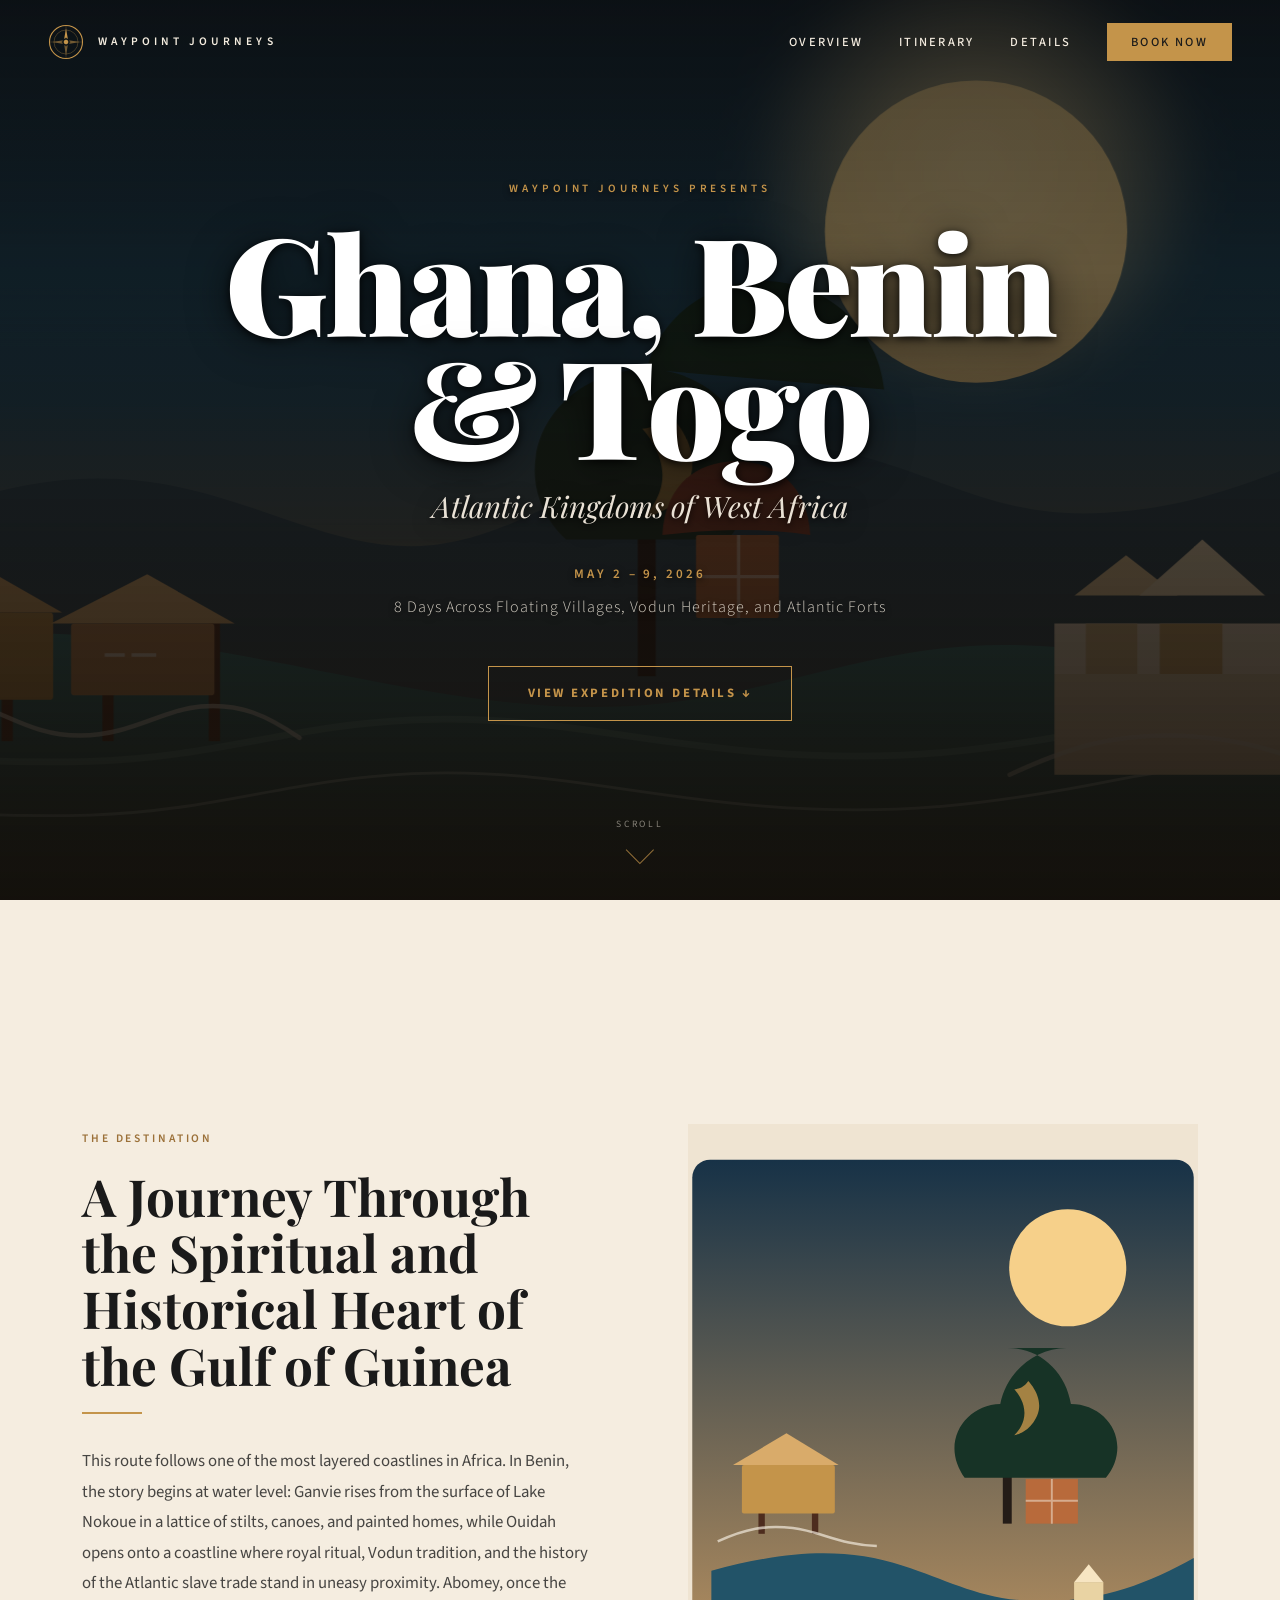
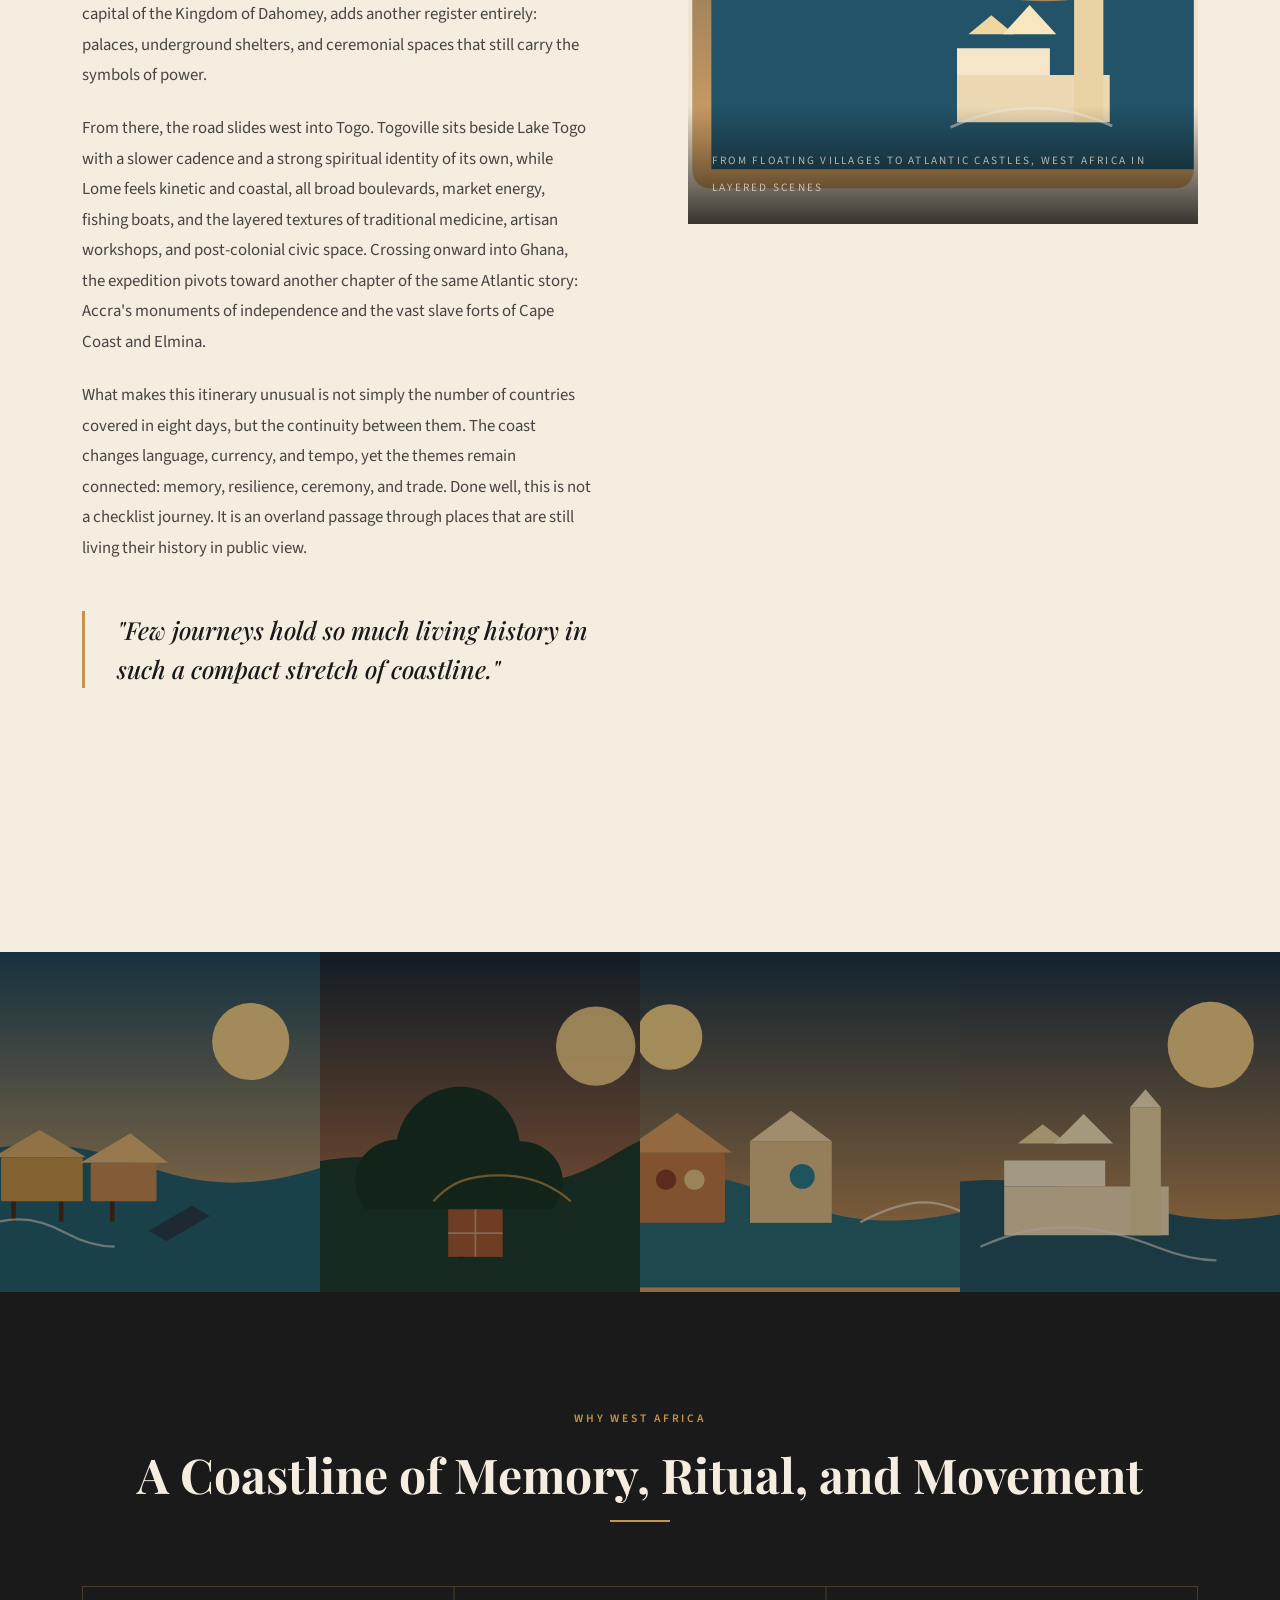
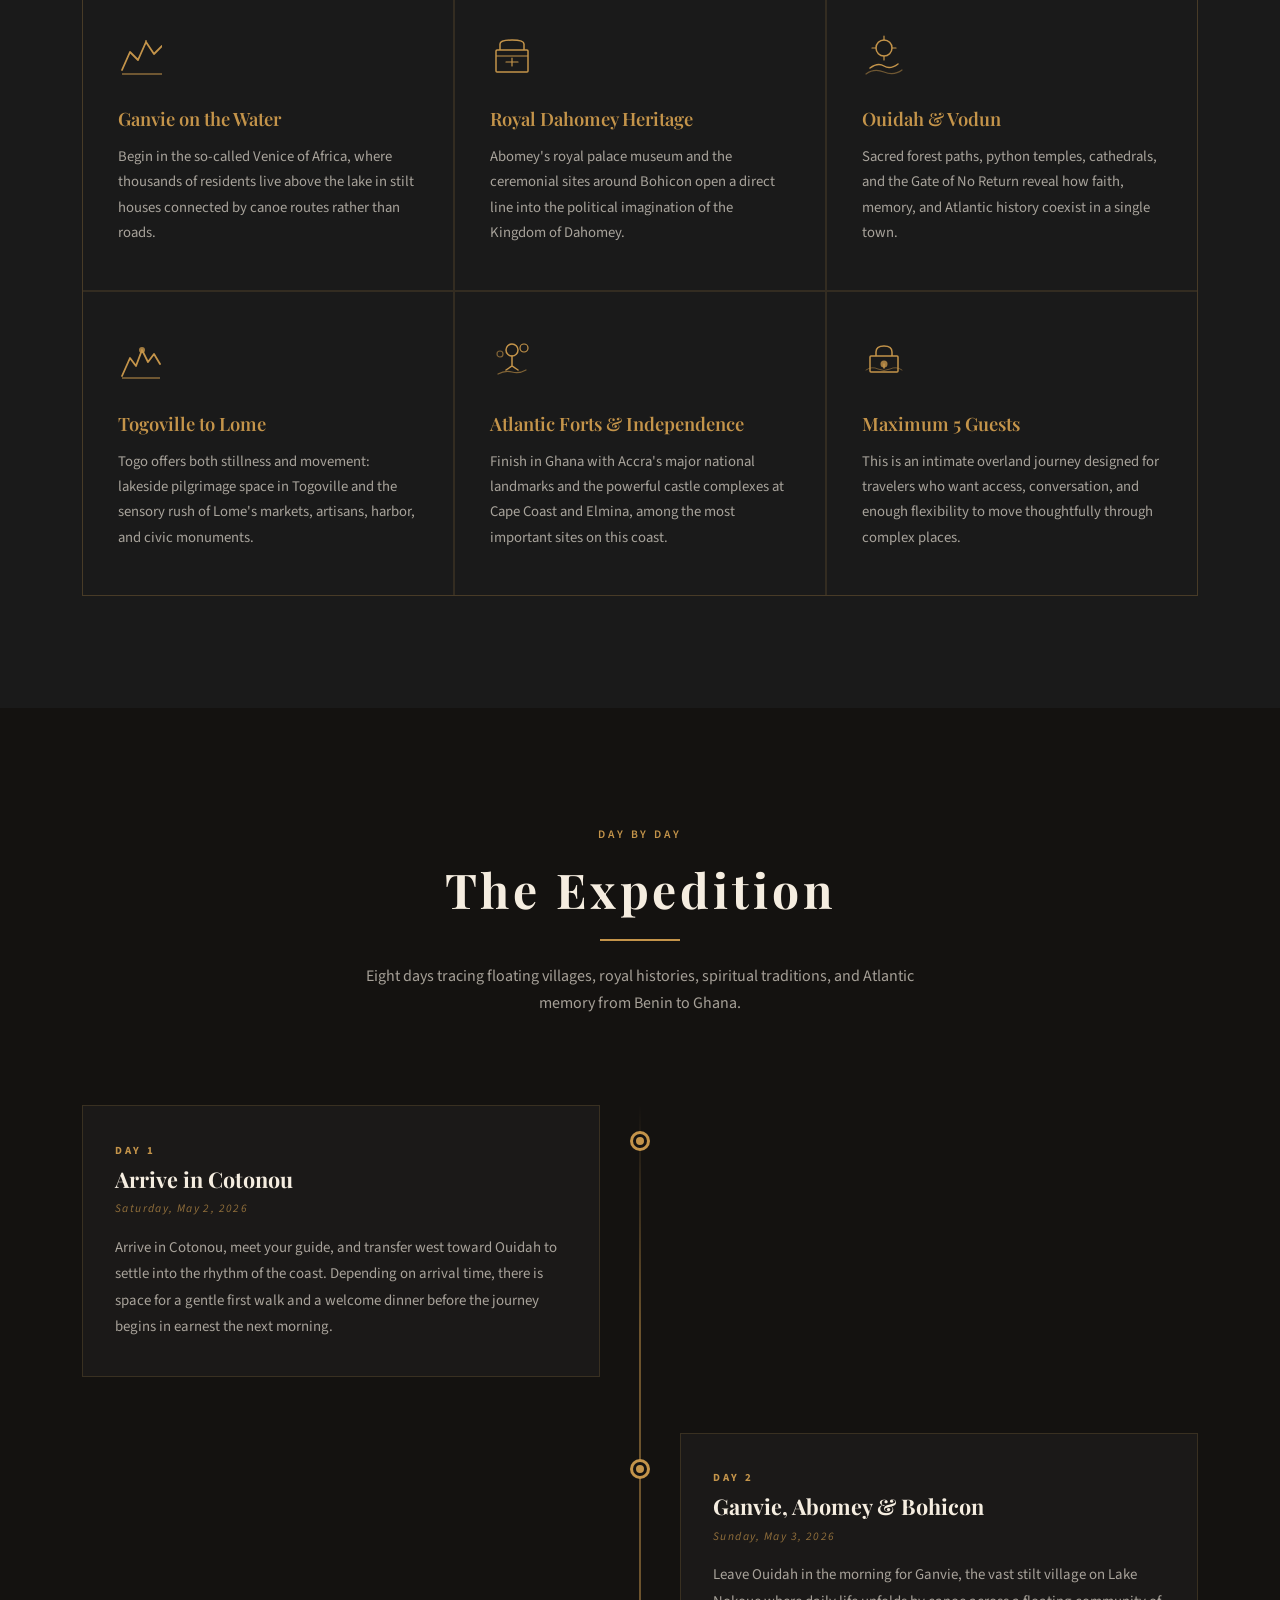
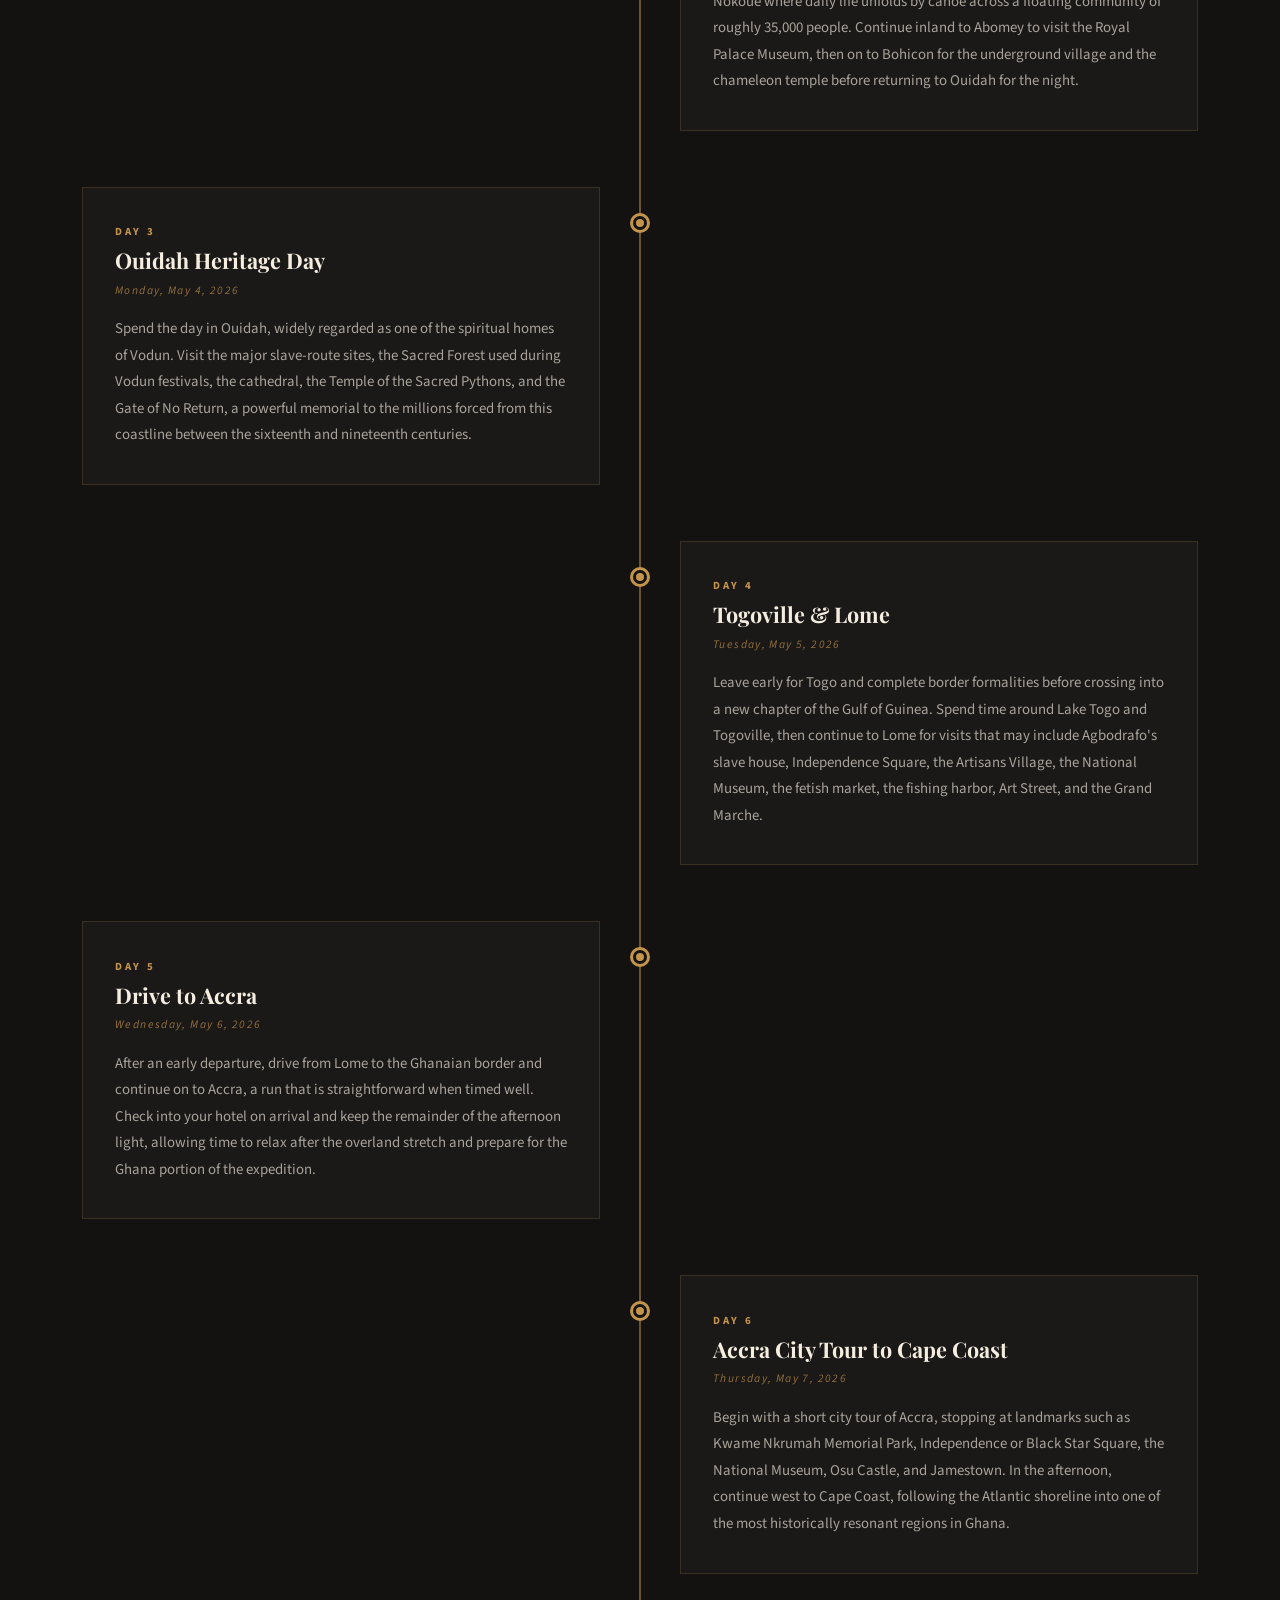
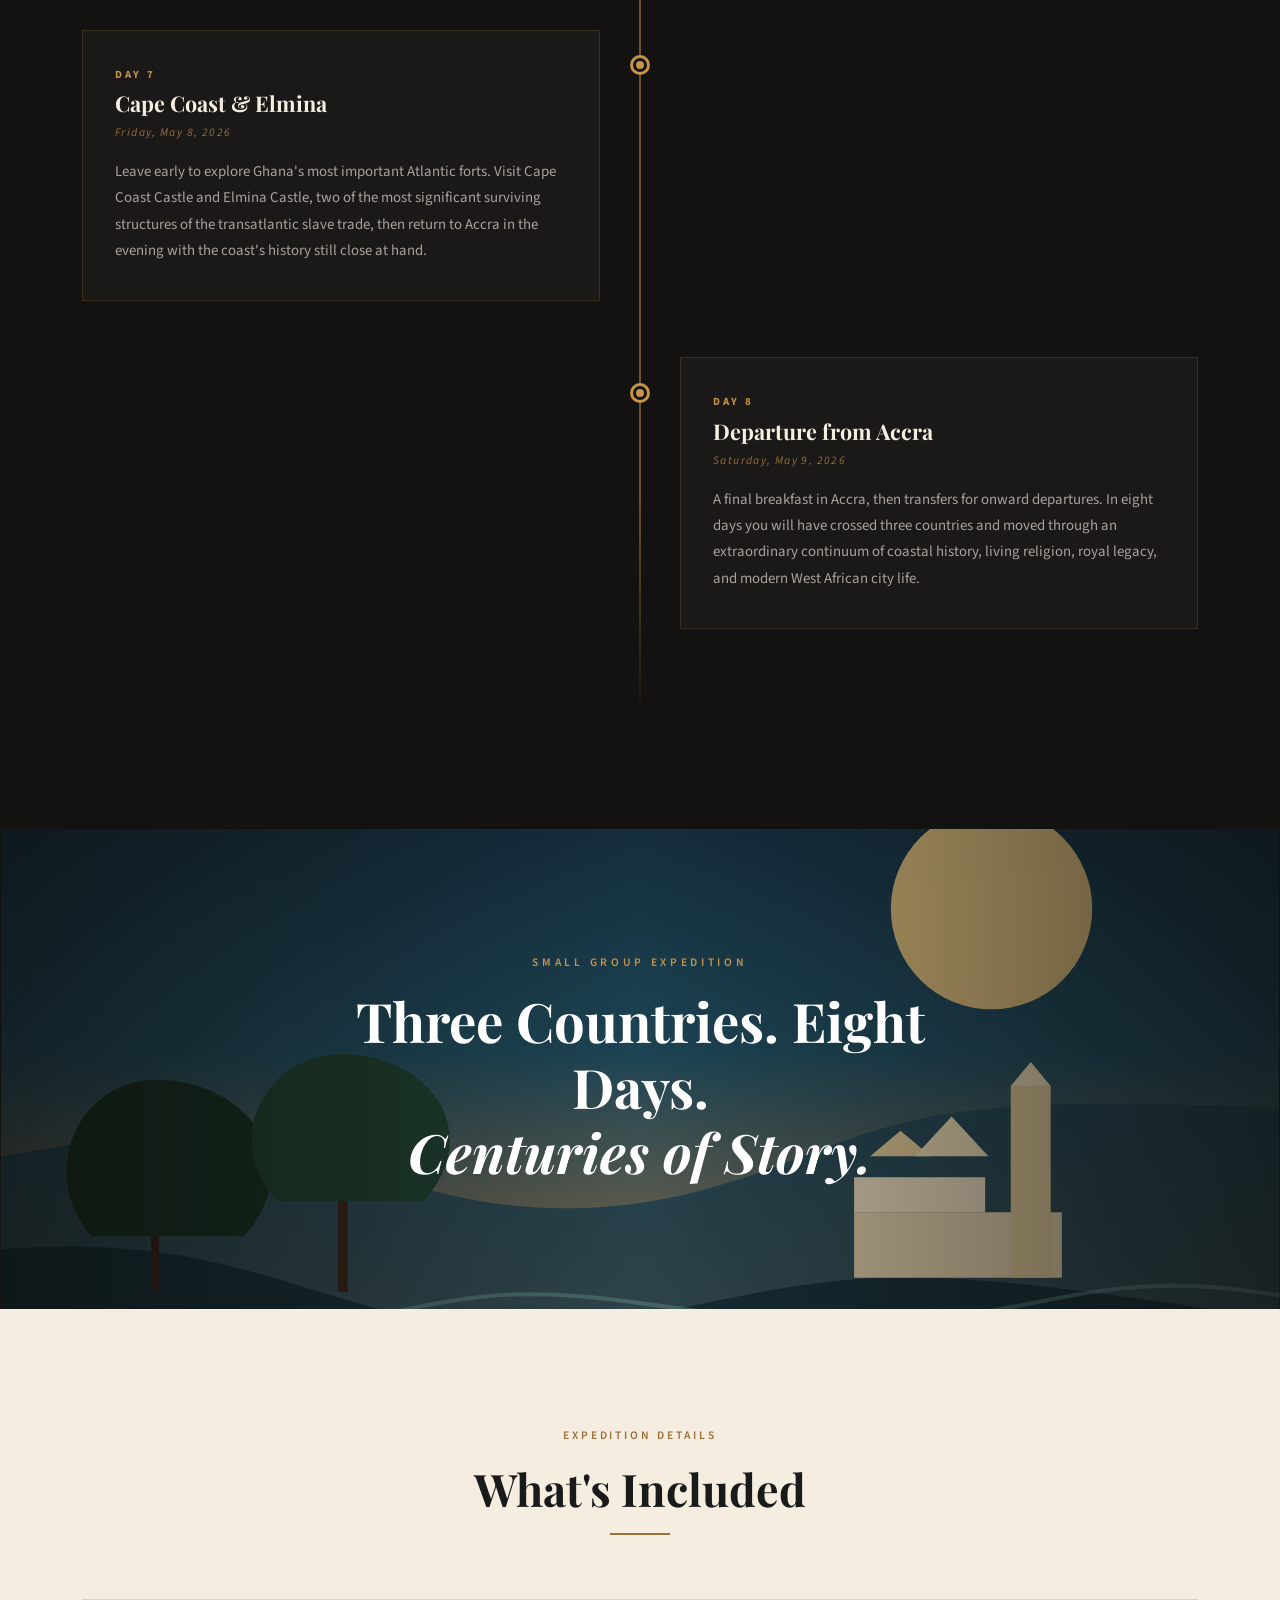
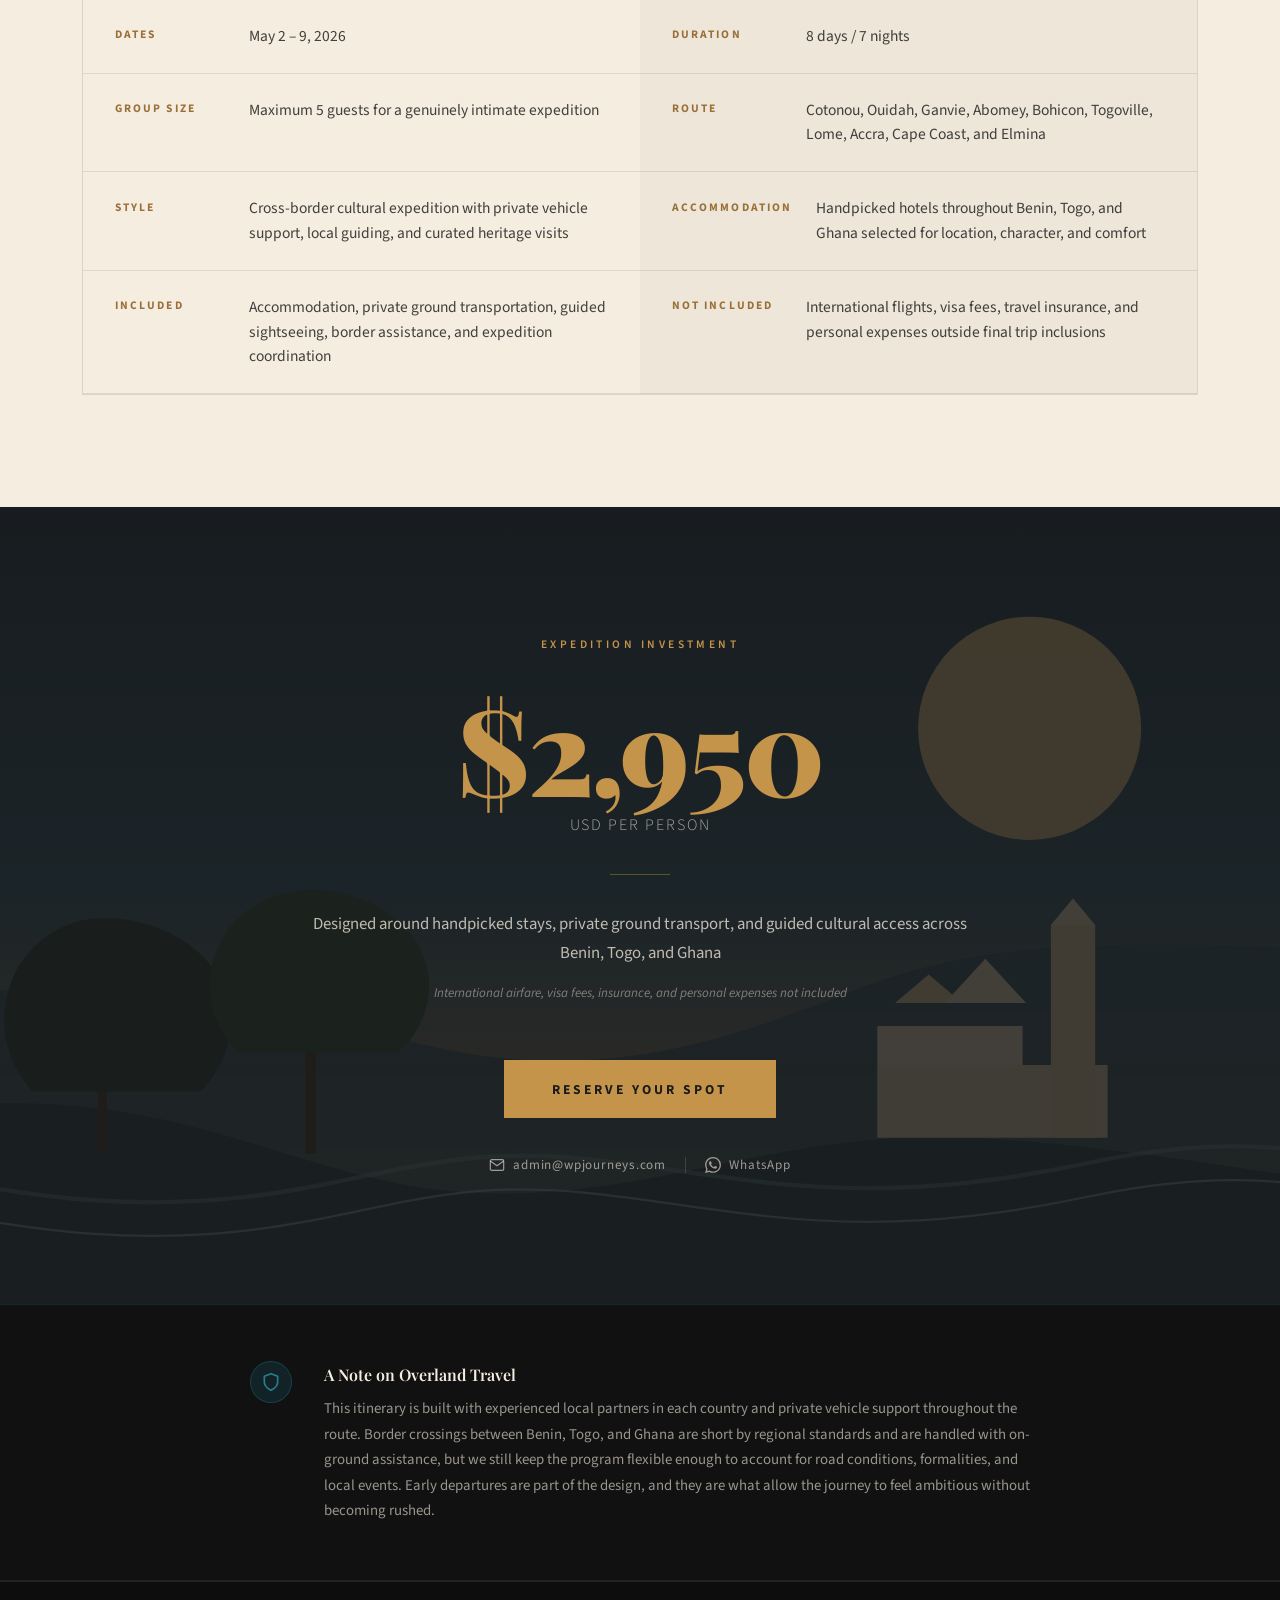
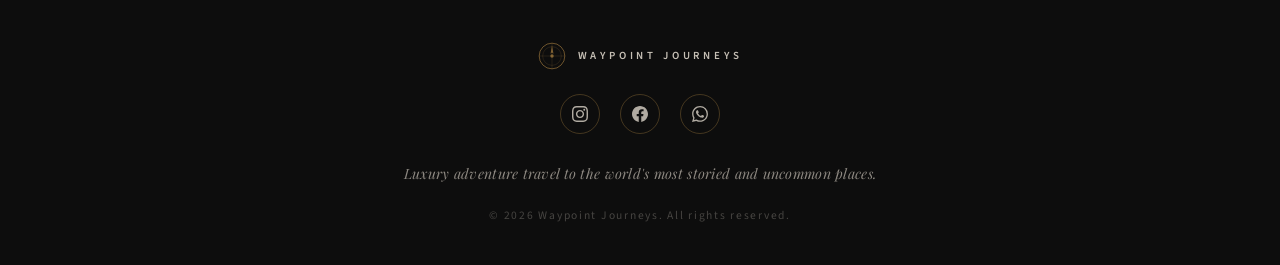
<file: ghana-benin-togo-expedition/index.html>
<!DOCTYPE html>
<html lang="en">
<head>
  <meta charset="UTF-8" />
  <meta name="viewport" content="width=device-width, initial-scale=1.0" />
  <title>Ghana, Benin &amp; Togo Expedition | Waypoint Journeys</title>
  <meta name="description" content="Join Waypoint Journeys on an 8-day expedition across Benin, Togo, and Ghana: Ganvie's floating village, Ouidah's Vodun heritage, Lome's markets, Accra's landmarks, and the Atlantic castles of Cape Coast and Elmina. May 2&ndash;9, 2026. From $2,950 per person." />
  <meta name="keywords" content="Ghana Benin Togo expedition, West Africa itinerary, Ouidah travel, Ganvie, Lome, Cape Coast, Elmina, Vodun heritage, Waypoint Journeys, luxury expedition, cultural travel" />
  <meta name="author" content="Waypoint Journeys" />
  <meta name="robots" content="index, follow" />
  <link rel="icon" type="image/svg+xml" href="/favicon.svg">
  <link rel="icon" type="image/x-icon" href="/favicon.ico">
  <link rel="icon" type="image/png" sizes="32x32" href="/favicon-32.png">
  <link rel="apple-touch-icon" sizes="180x180" href="/apple-touch-icon.png">
  <link rel="canonical" href="https://wpjourneys.com/ghana-benin-togo-expedition/" />

  <!-- Open Graph -->
  <meta property="og:type" content="website" />
  <meta property="og:title" content="Ghana, Benin &amp; Togo Expedition | Waypoint Journeys" />
  <meta property="og:description" content="8 days across the Gulf of Guinea: Ganvie, Ouidah, Lome, Accra, Cape Coast, and Elmina. May 2&ndash;9, 2026." />
  <meta property="og:url" content="https://wpjourneys.com/ghana-benin-togo-expedition/" />
  <meta property="og:site_name" content="Waypoint Journeys" />
  <meta property="og:image" content="https://wpjourneys.com/ghana-benin-togo-expedition/hero.svg" />
  <meta property="og:image:width" content="1600" />
  <meta property="og:image:height" content="900" />

  <!-- Twitter Card -->
  <meta name="twitter:card" content="summary_large_image" />
  <meta name="twitter:title" content="Ghana, Benin &amp; Togo Expedition | Waypoint Journeys" />
  <meta name="twitter:description" content="8 days across Benin, Togo, and Ghana. From $2,950/person. May 2&ndash;9, 2026." />
  <meta name="twitter:image" content="https://wpjourneys.com/ghana-benin-togo-expedition/hero.svg" />

  <!-- Structured Data -->
  <script type="application/ld+json">
  {
    "@context": "https://schema.org",
    "@type": "TouristTrip",
    "name": "Ghana, Benin & Togo Expedition",
    "description": "An 8-day cultural expedition across the Gulf of Guinea: Ganvie's floating village, Ouidah's Vodun heritage, Lome's markets, Accra's landmarks, and the Atlantic castles of Cape Coast and Elmina.",
    "touristType": ["Adventure", "Culture", "History", "Small Group"],
    "itinerary": {
      "@type": "ItemList",
      "numberOfItems": 8,
      "itemListElement": [
        {"@type": "ListItem", "position": 1, "name": "Day 1: Arrive in Cotonou and transfer to Ouidah"},
        {"@type": "ListItem", "position": 2, "name": "Day 2: Ganvie, Abomey, Bohicon, and return to Ouidah"},
        {"@type": "ListItem", "position": 3, "name": "Day 3: Ouidah heritage and Vodun sites"},
        {"@type": "ListItem", "position": 4, "name": "Day 4: Togoville and Lome"},
        {"@type": "ListItem", "position": 5, "name": "Day 5: Drive to Accra"},
        {"@type": "ListItem", "position": 6, "name": "Day 6: Accra city tour and continue to Cape Coast"},
        {"@type": "ListItem", "position": 7, "name": "Day 7: Cape Coast and Elmina"},
        {"@type": "ListItem", "position": 8, "name": "Day 8: Departure from Accra"}
      ]
    },
    "offers": {
      "@type": "Offer",
      "price": "2950",
      "priceCurrency": "USD",
      "availability": "https://schema.org/InStock",
      "validFrom": "2026-01-01",
      "url": "https://wpjourneys.com/ghana-benin-togo-expedition/"
    },
    "provider": {
      "@type": "TravelAgency",
      "name": "Waypoint Journeys",
      "url": "https://wpjourneys.com",
      "email": "admin@wpjourneys.com",
      "sameAs": [
        "https://instagram.com/waypoint.journeys",
        "https://facebook.com/waypointjourneys"
      ]
    },
    "startDate": "2026-05-02",
    "endDate": "2026-05-09"
  }
  </script>

  <link rel="preconnect" href="https://fonts.googleapis.com" />
  <link rel="preconnect" href="https://fonts.gstatic.com" crossorigin />
  <link href="https://fonts.googleapis.com/css2?family=Playfair+Display:ital,wght@0,400;0,500;0,600;0,700;0,900;1,400;1,500;1,700&family=Source+Sans+3:ital,wght@0,300;0,400;0,600;0,700;1,300;1,400&display=swap" rel="stylesheet" />

  <style>
    :root {
      --charcoal: #1A1A1A;
      --sand: #F5EDE0;
      --gold: #C4944A;
      --gold-light: #D9AB6A;
      --gold-dark: #9B7038;
      --teal: #1B5E6B;
      --teal-light: #2A7D8E;
      --white: #FFFFFF;
      --text-muted: rgba(245, 237, 224, 0.65);
      --overlay: rgba(20, 15, 10, 0.62);
      --overlay-heavy: rgba(15, 10, 5, 0.80);
      --transition: 0.4s cubic-bezier(0.25, 0.46, 0.45, 0.94);
      --transition-fast: 0.2s ease;
    }

    *, *::before, *::after {
      box-sizing: border-box;
      margin: 0;
      padding: 0;
    }

    html {
      scroll-behavior: smooth;
      font-size: 16px;
    }

    body {
      background-color: var(--charcoal);
      color: var(--sand);
      font-family: 'Source Sans 3', sans-serif;
      font-weight: 400;
      line-height: 1.7;
      overflow-x: hidden;
      -webkit-font-smoothing: antialiased;
    }

    img {
      display: block;
      max-width: 100%;
    }

    a {
      color: inherit;
      text-decoration: none;
    }

    .container {
      max-width: 1180px;
      margin: 0 auto;
      padding: 0 2rem;
    }

    .section-label {
      display: inline-block;
      font-family: 'Source Sans 3', sans-serif;
      font-size: 0.72rem;
      font-weight: 600;
      letter-spacing: 0.25em;
      text-transform: uppercase;
      color: var(--gold);
      margin-bottom: 1.2rem;
    }

    .section-title {
      font-family: 'Playfair Display', serif;
      font-weight: 700;
      line-height: 1.1;
      color: var(--sand);
    }

    .gold-line {
      display: block;
      width: 60px;
      height: 2px;
      background: var(--gold);
      margin: 1.4rem 0;
    }

    .fade-in {
      opacity: 0;
      transform: translateY(36px);
      transition: opacity 0.85s ease, transform 0.85s ease;
    }

    .fade-in.visible {
      opacity: 1;
      transform: translateY(0);
    }

    .fade-in-left {
      opacity: 0;
      transform: translateX(-40px);
      transition: opacity 0.85s ease, transform 0.85s ease;
    }

    .fade-in-left.visible {
      opacity: 1;
      transform: translateX(0);
    }

    .fade-in-right {
      opacity: 0;
      transform: translateX(40px);
      transition: opacity 0.85s ease, transform 0.85s ease;
    }

    .fade-in-right.visible {
      opacity: 1;
      transform: translateX(0);
    }

    #navbar {
      position: fixed;
      top: 0;
      left: 0;
      right: 0;
      z-index: 1000;
      padding: 24px 48px;
      display: flex;
      align-items: center;
      justify-content: space-between;
      transition: background 0.4s ease, padding 0.4s ease, box-shadow 0.4s ease;
    }

    #navbar.scrolled {
      background: rgba(17, 17, 17, 0.95);
      padding: 16px 48px;
      box-shadow: 0 2px 40px rgba(0,0,0,0.3);
      backdrop-filter: blur(12px);
      -webkit-backdrop-filter: blur(12px);
    }

    .nav-logo {
      display: flex;
      align-items: center;
      gap: 14px;
      flex-shrink: 0;
    }
    .nav-logo svg {
      width: 36px;
      height: 36px;
    }
    .nav-logo-text {
      font-family: var(--font-body);
      font-weight: 600;
      font-size: 0.72rem;
      letter-spacing: 0.35em;
      color: var(--sand);
      text-transform: uppercase;
    }

    .nav-links {
      display: flex;
      align-items: center;
      gap: 36px;
      list-style: none;
    }

    .nav-links a {
      font-family: var(--font-body);
      font-size: 0.78rem;
      font-weight: 500;
      letter-spacing: 0.18em;
      text-transform: uppercase;
      color: var(--sand);
      transition: color 0.3s ease;
      position: relative;
    }

    .nav-links a::after {
      content: '';
      position: absolute;
      bottom: -4px;
      left: 0;
      width: 0;
      height: 1px;
      background: var(--gold);
      transition: width 0.3s ease;
    }

    .nav-links a:hover {
      color: var(--gold);
    }

    .nav-links a:hover::after {
      width: 100%;
    }

    .nav-cta {
      font-family: var(--font-body);
      font-size: 0.72rem;
      font-weight: 600;
      letter-spacing: 0.18em;
      text-transform: uppercase;
      color: var(--charcoal) !important;
      background: var(--gold);
      padding: 10px 24px;
      border: none;
      cursor: pointer;
      transition: background 0.3s ease, transform 0.2s ease;
    }

    .nav-cta:hover {
      background: var(--gold-light) !important;
      transform: translateY(-1px);
    }

    .nav-cta::after {
      display: none !important;
    }

    .hamburger {
      display: none;
      flex-direction: column;
      gap: 5px;
      cursor: pointer;
      padding: 8px;
      background: none;
      border: none;
      z-index: 1001;
    }

    .hamburger span {
      display: block;
      width: 26px;
      height: 1.5px;
      background: var(--sand);
      transition: transform 0.3s ease, opacity 0.3s ease;
      transform-origin: center;
    }

    .hamburger.open span:nth-child(1) {
      transform: rotate(45deg) translate(5px, 4px);
    }
    .hamburger.open span:nth-child(2) {
      opacity: 0;
    }
    .hamburger.open span:nth-child(3) {
      transform: rotate(-45deg) translate(5px, -4px);
    }

    .mobile-menu {
      display: none;
      position: fixed;
      inset: 0;
      background: rgba(15, 10, 8, 0.97);
      z-index: 999;
      flex-direction: column;
      align-items: center;
      justify-content: center;
      gap: 2.5rem;
      opacity: 0;
      pointer-events: none;
      transition: opacity 0.3s ease;
    }

    .mobile-menu.open {
      opacity: 1;
      pointer-events: all;
    }

    .mobile-menu a {
      font-family: 'Playfair Display', serif;
      font-size: 2rem;
      font-weight: 500;
      color: var(--sand);
      letter-spacing: 0.04em;
      transition: color var(--transition-fast);
    }

    .mobile-menu a:hover {
      color: var(--gold);
    }

    #hero {
      position: relative;
      height: 100vh;
      min-height: 680px;
      display: flex;
      align-items: center;
      justify-content: center;
      overflow: hidden;
    }

    .hero-bg {
      position: absolute;
      inset: 0;
      background-image: url('./hero.svg');
      background-size: cover;
      background-position: center 40%;
      will-change: transform;
      transform: scale(1.12);
      z-index: 0;
    }

    .hero-overlay {
      position: absolute;
      inset: 0;
      background: linear-gradient(
        to bottom,
        rgba(10, 8, 5, 0.72) 0%,
        rgba(10, 8, 5, 0.62) 30%,
        rgba(15, 10, 8, 0.74) 55%,
        rgba(20, 14, 8, 0.94) 100%
      );
      z-index: 1;
    }

    .hero-content {
      position: relative;
      z-index: 2;
      text-align: center;
      padding: 0 1.5rem;
      max-width: 900px;
    }

    .hero-eyebrow {
      font-size: 0.7rem;
      letter-spacing: 0.35em;
      font-weight: 600;
      color: var(--gold);
      text-transform: uppercase;
      margin-bottom: 1.4rem;
      animation: fadeUp 0.9s ease 0.3s both;
      text-shadow: 0 2px 6px rgba(0,0,0,0.8);
    }

    .hero-title {
      font-family: 'Playfair Display', serif;
      font-size: clamp(4.5rem, 12vw, 8.5rem);
      font-weight: 900;
      line-height: 0.9;
      letter-spacing: -0.02em;
      color: var(--white);
      margin-bottom: 1rem;
      animation: fadeUp 1s ease 0.55s both;
      text-shadow: 0 2px 8px rgba(0,0,0,0.9), 0 4px 40px rgba(0,0,0,0.6);
    }

    .hero-subtitle {
      font-family: 'Playfair Display', serif;
      font-size: clamp(1.2rem, 3vw, 1.85rem);
      font-style: italic;
      font-weight: 400;
      color: rgba(245, 237, 224, 0.95);
      margin-bottom: 2rem;
      animation: fadeUp 1s ease 0.75s both;
      text-shadow: 0 2px 6px rgba(0,0,0,0.8), 0 4px 20px rgba(0,0,0,0.5);
    }

    .hero-dates {
      font-size: 0.82rem;
      letter-spacing: 0.22em;
      font-weight: 600;
      color: var(--gold);
      text-transform: uppercase;
      margin-bottom: 0.5rem;
      animation: fadeUp 1s ease 0.9s both;
      text-shadow: 0 2px 6px rgba(0,0,0,0.8);
    }

    .hero-tagline {
      font-size: 1rem;
      color: rgba(245, 237, 224, 0.85);
      font-weight: 300;
      letter-spacing: 0.06em;
      margin-bottom: 2.8rem;
      animation: fadeUp 1s ease 1s both;
      text-shadow: 0 2px 6px rgba(0,0,0,0.8);
    }

    .hero-cta {
      display: inline-block;
      background: transparent;
      border: 1.5px solid var(--gold);
      color: var(--gold);
      font-family: 'Source Sans 3', sans-serif;
      font-size: 0.8rem;
      font-weight: 700;
      letter-spacing: 0.2em;
      text-transform: uppercase;
      padding: 1rem 2.4rem;
      cursor: pointer;
      transition: background var(--transition-fast), color var(--transition-fast), transform var(--transition-fast);
      animation: fadeUp 1s ease 1.15s both;
    }

    .hero-cta:hover {
      background: var(--gold);
      color: var(--charcoal);
      transform: translateY(-2px);
    }

    .hero-scroll {
      position: absolute;
      bottom: 2.5rem;
      left: 50%;
      transform: translateX(-50%);
      z-index: 2;
      display: flex;
      flex-direction: column;
      align-items: center;
      gap: 0.5rem;
      animation: fadeIn 1s ease 1.5s both;
    }

    .hero-scroll span {
      font-size: 0.6rem;
      letter-spacing: 0.3em;
      text-transform: uppercase;
      color: rgba(245, 237, 224, 0.5);
    }

    .scroll-arrow {
      width: 20px;
      height: 20px;
      border-right: 1.5px solid rgba(196, 148, 74, 0.7);
      border-bottom: 1.5px solid rgba(196, 148, 74, 0.7);
      transform: rotate(45deg);
      animation: bounce 2s ease infinite;
    }

    @keyframes bounce {
      0%, 100% { transform: rotate(45deg) translateY(0); }
      50% { transform: rotate(45deg) translateY(6px); }
    }

    @keyframes fadeUp {
      from { opacity: 0; transform: translateY(28px); }
      to { opacity: 1; transform: translateY(0); }
    }

    @keyframes fadeIn {
      from { opacity: 0; }
      to { opacity: 1; }
    }

    #overview {
      background: var(--sand);
      color: var(--charcoal);
      padding: 7rem 0;
    }

    .intro-grid {
      display: grid;
      grid-template-columns: 1fr 1fr;
      gap: 6rem;
      align-items: start;
    }

    .intro-text .section-label {
      color: var(--gold-dark);
    }

    .intro-text .section-title {
      color: var(--charcoal);
      font-size: clamp(2.2rem, 4vw, 3.2rem);
      margin-bottom: 0.5rem;
    }

    .intro-text .gold-line {
      margin: 1.2rem 0 2rem;
    }

    .intro-text p {
      font-size: 1.05rem;
      line-height: 1.82;
      color: rgba(26, 26, 26, 0.8);
      margin-bottom: 1.4rem;
    }

    .pull-quote {
      margin: 3rem 0 2.5rem;
      padding-left: 2rem;
      border-left: 3px solid var(--gold);
      position: relative;
    }

    .pull-quote blockquote {
      font-family: 'Playfair Display', serif;
      font-size: clamp(1.15rem, 2.2vw, 1.55rem);
      font-style: italic;
      font-weight: 500;
      color: var(--charcoal);
      line-height: 1.55;
    }

    .intro-image-wrap {
      position: relative;
    }

    .intro-image-wrap img {
      width: 100%;
      height: 700px;
      object-fit: cover;
      display: block;
    }

    .intro-image-caption {
      position: absolute;
      bottom: 0;
      left: 0;
      right: 0;
      background: linear-gradient(to top, rgba(10,8,5,0.8) 0%, transparent 100%);
      padding: 2.5rem 1.5rem 1.5rem;
    }

    .intro-image-caption span {
      font-size: 0.7rem;
      letter-spacing: 0.2em;
      text-transform: uppercase;
      color: rgba(245, 237, 224, 0.7);
    }

    #highlights {
      background: var(--charcoal);
      padding: 7rem 0;
    }

    .highlights-header {
      text-align: center;
      margin-bottom: 4rem;
    }

    .highlights-header .section-title {
      font-size: clamp(2rem, 4vw, 3rem);
    }

    .highlights-header .gold-line {
      margin: 1.2rem auto;
    }

    .features-grid {
      display: grid;
      grid-template-columns: repeat(3, 1fr);
      gap: 1.5px;
      background: rgba(196, 148, 74, 0.15);
      border: 1px solid rgba(196, 148, 74, 0.15);
    }

    .feature-card {
      background: var(--charcoal);
      padding: 2.8rem 2.2rem;
      transition: background var(--transition-fast), transform var(--transition-fast);
      position: relative;
      overflow: hidden;
    }

    .feature-card::before {
      content: '';
      position: absolute;
      bottom: 0;
      left: 0;
      right: 0;
      height: 2px;
      background: var(--gold);
      transform: scaleX(0);
      transform-origin: left;
      transition: transform 0.4s ease;
    }

    .feature-card:hover {
      background: #222018;
      transform: translateY(-3px);
    }

    .feature-card:hover::before {
      transform: scaleX(1);
    }

    .feature-icon {
      width: 44px;
      height: 44px;
      margin-bottom: 1.4rem;
    }

    .feature-title {
      font-family: 'Playfair Display', serif;
      font-size: 1.15rem;
      font-weight: 600;
      color: var(--gold);
      margin-bottom: 0.8rem;
      line-height: 1.3;
    }

    .feature-desc {
      font-size: 0.92rem;
      color: var(--text-muted);
      line-height: 1.72;
    }

    #itinerary {
      background: #141210;
      padding: 7rem 0;
      position: relative;
    }

    .itinerary-header {
      text-align: center;
      margin-bottom: 5.5rem;
    }

    .itinerary-header .section-title {
      font-size: clamp(2rem, 4vw, 3rem);
      letter-spacing: 0.08em;
    }

    .itinerary-header .gold-line {
      margin: 1.4rem auto;
      width: 80px;
    }

    .timeline {
      position: relative;
      padding: 0 0 2rem;
    }

    .timeline::before {
      content: '';
      position: absolute;
      top: 0;
      bottom: 0;
      left: 50%;
      transform: translateX(-50%);
      width: 1px;
      background: linear-gradient(to bottom, transparent, var(--gold) 8%, var(--gold) 92%, transparent);
    }

    .timeline-item {
      display: grid;
      grid-template-columns: 1fr 80px 1fr;
      gap: 0;
      margin-bottom: 3.5rem;
      align-items: start;
    }

    .timeline-item:nth-child(odd) .timeline-card {
      grid-column: 1;
    }

    .timeline-item:nth-child(even) .timeline-card {
      grid-column: 3;
    }

    .timeline-card {
      background: rgba(255,255,255,0.03);
      border: 1px solid rgba(196, 148, 74, 0.18);
      padding: 2.2rem 2rem;
      position: relative;
      transition: border-color var(--transition-fast), background var(--transition-fast);
    }

    .timeline-card:hover {
      border-color: rgba(196, 148, 74, 0.45);
      background: rgba(196, 148, 74, 0.04);
    }

    .day-dot {
      grid-column: 2;
      display: flex;
      justify-content: center;
      align-items: flex-start;
      padding-top: 1.8rem;
    }

    .day-dot-inner {
      width: 14px;
      height: 14px;
      border-radius: 50%;
      background: var(--gold);
      border: 3px solid #141210;
      box-shadow: 0 0 0 3px var(--gold);
      flex-shrink: 0;
    }

    .timeline-item:nth-child(odd) .timeline-card {
      grid-column: 1;
      grid-row: 1;
    }

    .timeline-item:nth-child(odd) .day-dot {
      grid-column: 2;
      grid-row: 1;
    }

    .timeline-item:nth-child(odd) .timeline-empty {
      grid-column: 3;
      grid-row: 1;
    }

    .timeline-item:nth-child(even) .timeline-empty {
      grid-column: 1;
      grid-row: 1;
    }

    .timeline-item:nth-child(even) .day-dot {
      grid-column: 2;
      grid-row: 1;
    }

    .timeline-item:nth-child(even) .timeline-card {
      grid-column: 3;
      grid-row: 1;
    }

    .day-label {
      font-size: 0.68rem;
      letter-spacing: 0.25em;
      font-weight: 700;
      color: var(--gold);
      text-transform: uppercase;
      margin-bottom: 0.3rem;
    }

    .day-location {
      font-family: 'Playfair Display', serif;
      font-size: 1.35rem;
      font-weight: 700;
      color: var(--sand);
      margin-bottom: 0.4rem;
      line-height: 1.3;
    }

    .day-date {
      font-size: 0.72rem;
      letter-spacing: 0.12em;
      color: rgba(196, 148, 74, 0.7);
      font-style: italic;
      margin-bottom: 1rem;
    }

    .day-desc {
      font-size: 0.93rem;
      color: var(--text-muted);
      line-height: 1.78;
    }

    #details {
      background: var(--sand);
      padding: 7rem 0;
    }

    .details-header {
      text-align: center;
      margin-bottom: 4rem;
    }

    .details-header .section-title {
      color: var(--charcoal);
      font-size: clamp(2rem, 4vw, 2.8rem);
    }

    .details-header .section-label {
      color: var(--gold-dark);
    }

    .details-header .gold-line {
      margin: 1.2rem auto;
      background: var(--gold-dark);
    }

    .details-grid {
      display: grid;
      grid-template-columns: 1fr 1fr;
      gap: 0;
      border: 1px solid rgba(26, 26, 26, 0.12);
    }

    .detail-row {
      display: flex;
      align-items: flex-start;
      padding: 1.5rem 2rem;
      border-bottom: 1px solid rgba(26, 26, 26, 0.1);
      gap: 1.5rem;
    }

    .detail-row:nth-child(even) {
      background: rgba(26, 26, 26, 0.03);
    }

    .detail-label {
      font-size: 0.72rem;
      font-weight: 700;
      letter-spacing: 0.18em;
      text-transform: uppercase;
      color: var(--gold-dark);
      min-width: 110px;
      flex-shrink: 0;
      padding-top: 0.1rem;
    }

    .detail-value {
      font-size: 0.97rem;
      color: rgba(26, 26, 26, 0.82);
      line-height: 1.6;
    }

    .gallery-strip {
      display: grid;
      grid-template-columns: repeat(4, 1fr);
      height: 340px;
      overflow: hidden;
    }

    .gallery-strip-item {
      position: relative;
      overflow: hidden;
    }

    .gallery-strip-item img {
      width: 100%;
      height: 100%;
      object-fit: cover;
      transition: transform 0.7s ease;
    }

    .gallery-strip-item:hover img {
      transform: scale(1.08);
    }

    .gallery-strip-overlay {
      position: absolute;
      inset: 0;
      background: rgba(10, 8, 5, 0.35);
      transition: background 0.4s ease;
    }

    .gallery-strip-item:hover .gallery-strip-overlay {
      background: rgba(10, 8, 5, 0.1);
    }

    #book {
      position: relative;
      padding: 8rem 0;
      background: var(--charcoal);
      overflow: hidden;
    }

    .pricing-bg {
      position: absolute;
      inset: 0;
      background-image: url('./pricing.svg');
      background-size: cover;
      background-position: center;
      opacity: 0.18;
    }

    .pricing-content {
      position: relative;
      z-index: 1;
      text-align: center;
      max-width: 680px;
      margin: 0 auto;
    }

    .pricing-label {
      font-size: 0.72rem;
      letter-spacing: 0.3em;
      font-weight: 600;
      color: var(--gold);
      text-transform: uppercase;
      margin-bottom: 2rem;
    }

    .pricing-amount {
      font-family: 'Playfair Display', serif;
      font-size: clamp(4.5rem, 10vw, 7.5rem);
      font-weight: 900;
      color: var(--gold);
      line-height: 1;
      letter-spacing: -0.02em;
      margin-bottom: 0.3rem;
    }

    .pricing-per {
      font-size: 1rem;
      color: var(--text-muted);
      letter-spacing: 0.12em;
      text-transform: uppercase;
      font-weight: 300;
      margin-bottom: 2.2rem;
    }

    .pricing-divider {
      width: 60px;
      height: 1px;
      background: rgba(196, 148, 74, 0.4);
      margin: 0 auto 2.2rem;
    }

    .pricing-includes {
      font-size: 1.05rem;
      color: rgba(245, 237, 224, 0.75);
      line-height: 1.7;
      margin-bottom: 0.9rem;
    }

    .pricing-note {
      font-size: 0.82rem;
      color: rgba(245, 237, 224, 0.45);
      font-style: italic;
      margin-bottom: 3.5rem;
    }

    .book-cta {
      display: inline-block;
      background: var(--gold);
      color: var(--charcoal);
      font-family: 'Source Sans 3', sans-serif;
      font-size: 0.85rem;
      font-weight: 700;
      letter-spacing: 0.22em;
      text-transform: uppercase;
      padding: 1.1rem 3rem;
      cursor: pointer;
      transition: background var(--transition-fast), transform var(--transition-fast), box-shadow var(--transition-fast);
    }

    .book-cta:hover {
      background: var(--gold-light);
      transform: translateY(-3px);
      box-shadow: 0 12px 40px rgba(196, 148, 74, 0.3);
    }

    .contact-options {
      display: flex;
      align-items: center;
      justify-content: center;
      gap: 1.2rem;
      margin-top: 2.2rem;
      flex-wrap: wrap;
    }

    .contact-option {
      display: inline-flex;
      align-items: center;
      gap: 0.5rem;
      font-family: 'Source Sans 3', sans-serif;
      font-size: 0.82rem;
      letter-spacing: 0.06em;
      color: rgba(245, 237, 224, 0.6);
      text-decoration: none;
      transition: color 0.3s ease;
    }

    .contact-option:hover {
      color: var(--gold);
    }

    .contact-option svg {
      width: 16px;
      height: 16px;
      fill: currentColor;
      flex-shrink: 0;
    }

    .contact-separator {
      width: 1px;
      height: 16px;
      background: rgba(245, 237, 224, 0.15);
    }

    #security {
      background: #111;
      border-top: 1px solid rgba(27, 94, 107, 0.3);
      border-bottom: 1px solid rgba(27, 94, 107, 0.3);
      padding: 3.5rem 0;
    }

    .security-inner {
      display: flex;
      align-items: flex-start;
      gap: 2rem;
      max-width: 780px;
      margin: 0 auto;
    }

    .security-icon {
      flex-shrink: 0;
      width: 42px;
      height: 42px;
      background: rgba(27, 94, 107, 0.25);
      border: 1px solid rgba(27, 94, 107, 0.5);
      border-radius: 50%;
      display: flex;
      align-items: center;
      justify-content: center;
    }

    .security-text .security-title {
      font-family: 'Playfair Display', serif;
      font-size: 1rem;
      font-weight: 600;
      color: var(--sand);
      margin-bottom: 0.5rem;
    }

    .security-text p {
      font-size: 0.93rem;
      color: rgba(245, 237, 224, 0.6);
      line-height: 1.72;
    }

    .footer {
      background: #0D0D0D;
      padding: 60px 48px 40px;
      text-align: center;
      border-top: 1px solid rgba(196, 148, 74, 0.15);
    }
    .footer-logo {
      display: flex;
      align-items: center;
      justify-content: center;
      gap: 12px;
      margin-bottom: 24px;
    }
    .footer-logo svg {
      width: 28px;
      height: 28px;
    }
    .footer-logo-text {
      font-family: 'Source Sans 3', sans-serif;
      font-weight: 600;
      font-size: 0.68rem;
      letter-spacing: 0.35em;
      color: var(--sand);
      text-transform: uppercase;
      opacity: 0.8;
    }
    .footer-social {
      display: flex;
      align-items: center;
      justify-content: center;
      gap: 20px;
      margin-bottom: 28px;
    }
    .footer-social a {
      display: flex;
      align-items: center;
      justify-content: center;
      width: 40px;
      height: 40px;
      border: 1px solid rgba(196, 148, 74, 0.3);
      border-radius: 50%;
      transition: border-color 0.3s ease, background 0.3s ease;
    }
    .footer-social a:hover {
      border-color: var(--gold);
      background: rgba(196, 148, 74, 0.1);
    }
    .footer-social a svg {
      width: 16px;
      height: 16px;
      fill: var(--sand);
      opacity: 0.7;
      transition: opacity 0.3s ease;
    }
    .footer-social a:hover svg {
      opacity: 1;
    }
    .footer-tagline {
      font-family: 'Playfair Display', serif;
      font-size: 0.88rem;
      font-style: italic;
      color: rgba(245, 237, 224, 0.55);
      letter-spacing: 0.02em;
      margin-bottom: 20px;
    }
    .footer-copy {
      font-size: 0.72rem;
      letter-spacing: 0.15em;
      color: rgba(245, 237, 224, 0.25);
    }

    @media (max-width: 768px) {
      #navbar {
        padding: 18px 24px;
      }
      #navbar.scrolled {
        padding: 14px 24px;
      }
      .nav-links {
        display: none;
      }
      .hamburger {
        display: flex;
      }
      .mobile-menu {
        display: flex;
      }
    }

    @media (max-width: 900px) {
      .intro-grid {
        grid-template-columns: 1fr;
        gap: 3rem;
      }

      .intro-image-wrap img {
        height: 420px;
      }

      .features-grid {
        grid-template-columns: repeat(2, 1fr);
      }

      .timeline::before {
        left: 20px;
        transform: none;
      }

      .timeline-item {
        grid-template-columns: 40px 1fr;
        gap: 0 1.2rem;
      }

      .timeline-item:nth-child(odd) .timeline-card,
      .timeline-item:nth-child(even) .timeline-card {
        grid-column: 2;
        grid-row: 1;
      }

      .timeline-item:nth-child(odd) .day-dot,
      .timeline-item:nth-child(even) .day-dot {
        grid-column: 1;
        grid-row: 1;
      }

      .timeline-empty {
        display: none !important;
      }

      .details-grid {
        grid-template-columns: 1fr;
      }

      .gallery-strip {
        grid-template-columns: repeat(2, 1fr);
        height: 420px;
      }

      .nav-links {
        display: none;
      }

      .hamburger {
        display: flex;
      }

      .mobile-menu {
        display: flex;
      }
    }

    @media (max-width: 560px) {
      .features-grid {
        grid-template-columns: 1fr;
      }

      .gallery-strip {
        grid-template-columns: 1fr 1fr;
        height: 360px;
      }

      .detail-row {
        flex-direction: column;
        gap: 0.4rem;
      }

      .detail-label {
        min-width: auto;
      }
    }

    @media print {
      #navbar, .hero-scroll, .hamburger, .mobile-menu { display: none !important; }
      body { background: white; color: black; }
      #hero { height: 50vh; }
      .hero-bg { transform: none; }
      section { page-break-inside: avoid; }
      .timeline::before { background: #999; }
      .book-cta, .hero-cta { border: 1px solid #000; }
    }
  </style>
</head>

<body>

  <div class="mobile-menu" id="mobileMenu" role="dialog" aria-label="Navigation menu">
    <a href="#overview" onclick="closeMobileMenu()">Overview</a>
    <a href="#itinerary" onclick="closeMobileMenu()">Itinerary</a>
    <a href="#details" onclick="closeMobileMenu()">Details</a>
    <a href="#book" onclick="closeMobileMenu()">Book Now</a>
  </div>

  <nav id="navbar" role="navigation" aria-label="Main navigation">
    <a href="/" class="nav-logo" aria-label="Waypoint Journeys Home">
      <svg viewBox="0 0 48 48" fill="none" xmlns="http://www.w3.org/2000/svg" aria-hidden="true">
        <circle cx="24" cy="24" r="22" stroke="#C4944A" stroke-width="1.5" fill="none"/>
        <circle cx="24" cy="24" r="16" stroke="#C4944A" stroke-width="0.8" fill="none" opacity="0.5"/>
        <line x1="24" y1="2" x2="24" y2="46" stroke="#C4944A" stroke-width="0.8" opacity="0.4"/>
        <line x1="2" y1="24" x2="46" y2="24" stroke="#C4944A" stroke-width="0.8" opacity="0.4"/>
        <polygon points="24,6 26.5,20 24,18 21.5,20" fill="#C4944A"/>
        <polygon points="24,42 26.5,28 24,30 21.5,28" fill="#C4944A" opacity="0.5"/>
        <polygon points="6,24 20,21.5 18,24 20,26.5" fill="#C4944A" opacity="0.5"/>
        <polygon points="42,24 28,21.5 30,24 28,26.5" fill="#C4944A" opacity="0.5"/>
        <circle cx="24" cy="24" r="3" fill="#C4944A"/>
      </svg>
      <span class="nav-logo-text">Waypoint Journeys</span>
    </a>

    <ul class="nav-links">
      <li><a href="#overview">Overview</a></li>
      <li><a href="#itinerary">Itinerary</a></li>
      <li><a href="#details">Details</a></li>
      <li><a href="#book" class="nav-cta">Book Now</a></li>
    </ul>

    <button class="hamburger" id="hamburger" aria-label="Toggle menu" aria-expanded="false">
      <span></span>
      <span></span>
      <span></span>
    </button>
  </nav>

  <section id="hero" aria-label="Hero">
    <div class="hero-bg" id="heroBg"></div>
    <div class="hero-overlay"></div>
    <div class="hero-content">
      <p class="hero-eyebrow">Waypoint Journeys Presents</p>
      <h1 class="hero-title">Ghana, Benin &amp; Togo</h1>
      <p class="hero-subtitle">Atlantic Kingdoms of West Africa</p>
      <p class="hero-dates">May 2 &ndash; 9, 2026</p>
      <p class="hero-tagline">8 Days Across Floating Villages, Vodun Heritage, and Atlantic Forts</p>
      <a href="#overview" class="hero-cta">View Expedition Details &#8595;</a>
    </div>
    <div class="hero-scroll" aria-hidden="true">
      <span>Scroll</span>
      <div class="scroll-arrow"></div>
    </div>
  </section>

  <section id="overview" aria-labelledby="overview-title">
    <div style="background: var(--sand); padding: 7rem 0;">
      <div class="container">
        <div class="intro-grid">
          <div class="intro-text fade-in-left">
            <span class="section-label">The Destination</span>
            <h2 class="section-title" id="overview-title">A Journey Through the Spiritual and Historical Heart of the Gulf of Guinea</h2>
            <span class="gold-line"></span>
            <p>This route follows one of the most layered coastlines in Africa. In Benin, the story begins at water level: Ganvie rises from the surface of Lake Nokoue in a lattice of stilts, canoes, and painted homes, while Ouidah opens onto a coastline where royal ritual, Vodun tradition, and the history of the Atlantic slave trade stand in uneasy proximity. Abomey, once the capital of the Kingdom of Dahomey, adds another register entirely: palaces, underground shelters, and ceremonial spaces that still carry the symbols of power.</p>
            <p>From there, the road slides west into Togo. Togoville sits beside Lake Togo with a slower cadence and a strong spiritual identity of its own, while Lome feels kinetic and coastal, all broad boulevards, market energy, fishing boats, and the layered textures of traditional medicine, artisan workshops, and post-colonial civic space. Crossing onward into Ghana, the expedition pivots toward another chapter of the same Atlantic story: Accra's monuments of independence and the vast slave forts of Cape Coast and Elmina.</p>
            <p>What makes this itinerary unusual is not simply the number of countries covered in eight days, but the continuity between them. The coast changes language, currency, and tempo, yet the themes remain connected: memory, resilience, ceremony, and trade. Done well, this is not a checklist journey. It is an overland passage through places that are still living their history in public view.</p>
            <div class="pull-quote">
              <blockquote>"Few journeys hold so much living history in such a compact stretch of coastline."</blockquote>
            </div>
          </div>
          <div class="intro-image-wrap fade-in-right">
            <img
              src="./overview.svg"
              alt="Illustrated collage of West African coastlines, shrines, and castle silhouettes"
              loading="lazy"
            />
            <div class="intro-image-caption">
              <span>From floating villages to Atlantic castles, West Africa in layered scenes</span>
            </div>
          </div>
        </div>
      </div>
    </div>
  </section>

  <div class="gallery-strip" aria-hidden="true">
    <div class="gallery-strip-item">
      <img src="./gallery-ganvie.svg" alt="Illustrated Ganvie stilt village with canoes and morning light" loading="lazy" />
      <div class="gallery-strip-overlay"></div>
    </div>
    <div class="gallery-strip-item">
      <img src="./gallery-voodoo.svg" alt="Illustrated sacred grove and shrine motifs in Ouidah" loading="lazy" />
      <div class="gallery-strip-overlay"></div>
    </div>
    <div class="gallery-strip-item">
      <img src="./gallery-lome.svg" alt="Illustrated street market and coastal boulevard in Lome" loading="lazy" />
      <div class="gallery-strip-overlay"></div>
    </div>
    <div class="gallery-strip-item">
      <img src="./gallery-ghana.svg" alt="Illustrated Cape Coast and Elmina castle silhouettes above the Atlantic" loading="lazy" />
      <div class="gallery-strip-overlay"></div>
    </div>
  </div>

  <section id="highlights" aria-labelledby="highlights-title">
    <div class="container">
      <div class="highlights-header fade-in">
        <span class="section-label">Why West Africa</span>
        <h2 class="section-title" id="highlights-title">A Coastline of Memory, Ritual, and Movement</h2>
        <span class="gold-line"></span>
      </div>

      <div class="features-grid">
        <div class="feature-card fade-in">
          <svg class="feature-icon" viewBox="0 0 44 44" fill="none" xmlns="http://www.w3.org/2000/svg" aria-hidden="true">
            <path d="M4 38 L12 20 L20 28 L28 10 L36 22 L44 14" stroke="#C4944A" stroke-width="1.8" stroke-linejoin="round" stroke-linecap="round"/>
            <path d="M4 42 L44 42" stroke="#C4944A" stroke-width="1.2"/>
            <path d="M28 10 L28 6 M20 28 L20 24" stroke="#C4944A" stroke-width="1.2" stroke-dasharray="2 2"/>
          </svg>
          <div class="feature-title">Ganvie on the Water</div>
          <p class="feature-desc">Begin in the so-called Venice of Africa, where thousands of residents live above the lake in stilt houses connected by canoe routes rather than roads.</p>
        </div>

        <div class="feature-card fade-in">
          <svg class="feature-icon" viewBox="0 0 44 44" fill="none" xmlns="http://www.w3.org/2000/svg" aria-hidden="true">
            <rect x="6" y="18" width="32" height="22" rx="1" stroke="#C4944A" stroke-width="1.5"/>
            <path d="M6 24 L38 24" stroke="#C4944A" stroke-width="1"/>
            <path d="M10 18 L10 12 Q10 8 22 8 Q34 8 34 12 L34 18" stroke="#C4944A" stroke-width="1.5" fill="none"/>
            <path d="M16 30 L28 30 M22 26 L22 34" stroke="#C4944A" stroke-width="1.2" stroke-linecap="round"/>
          </svg>
          <div class="feature-title">Royal Dahomey Heritage</div>
          <p class="feature-desc">Abomey's royal palace museum and the ceremonial sites around Bohicon open a direct line into the political imagination of the Kingdom of Dahomey.</p>
        </div>

        <div class="feature-card fade-in">
          <svg class="feature-icon" viewBox="0 0 44 44" fill="none" xmlns="http://www.w3.org/2000/svg" aria-hidden="true">
            <circle cx="22" cy="16" r="8" stroke="#C4944A" stroke-width="1.5"/>
            <path d="M22 8 L22 4 M30 16 L34 16 M22 24 L22 28 M14 16 L10 16" stroke="#C4944A" stroke-width="1.2" stroke-linecap="round"/>
            <path d="M8 36 Q16 30 22 34 Q28 38 36 32" stroke="#C4944A" stroke-width="1.5" stroke-linecap="round"/>
            <path d="M4 42 Q12 36 22 40 Q32 44 40 38" stroke="#C4944A" stroke-width="1.2" stroke-linecap="round" opacity="0.5"/>
          </svg>
          <div class="feature-title">Ouidah &amp; Vodun</div>
          <p class="feature-desc">Sacred forest paths, python temples, cathedrals, and the Gate of No Return reveal how faith, memory, and Atlantic history coexist in a single town.</p>
        </div>

        <div class="feature-card fade-in">
          <svg class="feature-icon" viewBox="0 0 44 44" fill="none" xmlns="http://www.w3.org/2000/svg" aria-hidden="true">
            <path d="M4 40 L12 22 L18 30 L24 14 L30 26 L36 18 L42 28" stroke="#C4944A" stroke-width="1.8" stroke-linejoin="round" stroke-linecap="round"/>
            <circle cx="24" cy="14" r="3" fill="#C4944A" opacity="0.8"/>
            <path d="M4 42 L42 42" stroke="#C4944A" stroke-width="1.2"/>
          </svg>
          <div class="feature-title">Togoville to Lome</div>
          <p class="feature-desc">Togo offers both stillness and movement: lakeside pilgrimage space in Togoville and the sensory rush of Lome's markets, artisans, harbor, and civic monuments.</p>
        </div>

        <div class="feature-card fade-in">
          <svg class="feature-icon" viewBox="0 0 44 44" fill="none" xmlns="http://www.w3.org/2000/svg" aria-hidden="true">
            <circle cx="22" cy="14" r="6" stroke="#C4944A" stroke-width="1.5"/>
            <path d="M22 20 L22 30 M16 34 L22 30 L28 34" stroke="#C4944A" stroke-width="1.5" stroke-linecap="round"/>
            <path d="M8 38 Q15 34 22 36 Q29 38 36 34" stroke="#C4944A" stroke-width="1.2" stroke-linecap="round" opacity="0.6"/>
            <circle cx="34" cy="12" r="4" stroke="#C4944A" stroke-width="1.2"/>
            <circle cx="10" cy="18" r="3" stroke="#C4944A" stroke-width="1.2" opacity="0.6"/>
          </svg>
          <div class="feature-title">Atlantic Forts &amp; Independence</div>
          <p class="feature-desc">Finish in Ghana with Accra's major national landmarks and the powerful castle complexes at Cape Coast and Elmina, among the most important sites on this coast.</p>
        </div>

        <div class="feature-card fade-in">
          <svg class="feature-icon" viewBox="0 0 44 44" fill="none" xmlns="http://www.w3.org/2000/svg" aria-hidden="true">
            <rect x="8" y="20" width="28" height="16" rx="1" stroke="#C4944A" stroke-width="1.5"/>
            <path d="M14 20 L14 16 Q14 10 22 10 Q30 10 30 16 L30 20" stroke="#C4944A" stroke-width="1.5" fill="none"/>
            <circle cx="22" cy="28" r="3.5" fill="#C4944A" opacity="0.8"/>
            <path d="M22 28 L22 32" stroke="#C4944A" stroke-width="1.5" stroke-linecap="round"/>
            <path d="M4 34 Q10 30 16 33 Q22 36 28 33 Q34 30 40 34" stroke="#C4944A" stroke-width="1" stroke-linecap="round" opacity="0.5"/>
          </svg>
          <div class="feature-title">Maximum 5 Guests</div>
          <p class="feature-desc">This is an intimate overland journey designed for travelers who want access, conversation, and enough flexibility to move thoughtfully through complex places.</p>
        </div>
      </div>
    </div>
  </section>

  <section id="itinerary" aria-labelledby="itinerary-title">
    <div class="container">
      <div class="itinerary-header fade-in">
        <span class="section-label">Day by Day</span>
        <h2 class="section-title" id="itinerary-title">The Expedition</h2>
        <span class="gold-line"></span>
        <p style="color: var(--text-muted); font-size: 1rem; max-width: 560px; margin: 0 auto; margin-top: 0.8rem;">Eight days tracing floating villages, royal histories, spiritual traditions, and Atlantic memory from Benin to Ghana.</p>
      </div>

      <div class="timeline">

        <div class="timeline-item fade-in">
          <div class="timeline-card">
            <div class="day-label">Day 1</div>
            <div class="day-location">Arrive in Cotonou</div>
            <div class="day-date">Saturday, May 2, 2026</div>
            <p class="day-desc">Arrive in Cotonou, meet your guide, and transfer west toward Ouidah to settle into the rhythm of the coast. Depending on arrival time, there is space for a gentle first walk and a welcome dinner before the journey begins in earnest the next morning.</p>
          </div>
          <div class="day-dot"><div class="day-dot-inner"></div></div>
          <div class="timeline-empty"></div>
        </div>

        <div class="timeline-item fade-in">
          <div class="timeline-empty"></div>
          <div class="day-dot"><div class="day-dot-inner"></div></div>
          <div class="timeline-card">
            <div class="day-label">Day 2</div>
            <div class="day-location">Ganvie, Abomey &amp; Bohicon</div>
            <div class="day-date">Sunday, May 3, 2026</div>
            <p class="day-desc">Leave Ouidah in the morning for Ganvie, the vast stilt village on Lake Nokoue where daily life unfolds by canoe across a floating community of roughly 35,000 people. Continue inland to Abomey to visit the Royal Palace Museum, then on to Bohicon for the underground village and the chameleon temple before returning to Ouidah for the night.</p>
          </div>
        </div>

        <div class="timeline-item fade-in">
          <div class="timeline-card">
            <div class="day-label">Day 3</div>
            <div class="day-location">Ouidah Heritage Day</div>
            <div class="day-date">Monday, May 4, 2026</div>
            <p class="day-desc">Spend the day in Ouidah, widely regarded as one of the spiritual homes of Vodun. Visit the major slave-route sites, the Sacred Forest used during Vodun festivals, the cathedral, the Temple of the Sacred Pythons, and the Gate of No Return, a powerful memorial to the millions forced from this coastline between the sixteenth and nineteenth centuries.</p>
          </div>
          <div class="day-dot"><div class="day-dot-inner"></div></div>
          <div class="timeline-empty"></div>
        </div>

        <div class="timeline-item fade-in">
          <div class="timeline-empty"></div>
          <div class="day-dot"><div class="day-dot-inner"></div></div>
          <div class="timeline-card">
            <div class="day-label">Day 4</div>
            <div class="day-location">Togoville &amp; Lome</div>
            <div class="day-date">Tuesday, May 5, 2026</div>
            <p class="day-desc">Leave early for Togo and complete border formalities before crossing into a new chapter of the Gulf of Guinea. Spend time around Lake Togo and Togoville, then continue to Lome for visits that may include Agbodrafo's slave house, Independence Square, the Artisans Village, the National Museum, the fetish market, the fishing harbor, Art Street, and the Grand Marche.</p>
          </div>
        </div>

        <div class="timeline-item fade-in">
          <div class="timeline-card">
            <div class="day-label">Day 5</div>
            <div class="day-location">Drive to Accra</div>
            <div class="day-date">Wednesday, May 6, 2026</div>
            <p class="day-desc">After an early departure, drive from Lome to the Ghanaian border and continue on to Accra, a run that is straightforward when timed well. Check into your hotel on arrival and keep the remainder of the afternoon light, allowing time to relax after the overland stretch and prepare for the Ghana portion of the expedition.</p>
          </div>
          <div class="day-dot"><div class="day-dot-inner"></div></div>
          <div class="timeline-empty"></div>
        </div>

        <div class="timeline-item fade-in">
          <div class="timeline-empty"></div>
          <div class="day-dot"><div class="day-dot-inner"></div></div>
          <div class="timeline-card">
            <div class="day-label">Day 6</div>
            <div class="day-location">Accra City Tour to Cape Coast</div>
            <div class="day-date">Thursday, May 7, 2026</div>
            <p class="day-desc">Begin with a short city tour of Accra, stopping at landmarks such as Kwame Nkrumah Memorial Park, Independence or Black Star Square, the National Museum, Osu Castle, and Jamestown. In the afternoon, continue west to Cape Coast, following the Atlantic shoreline into one of the most historically resonant regions in Ghana.</p>
          </div>
        </div>

        <div class="timeline-item fade-in">
          <div class="timeline-card">
            <div class="day-label">Day 7</div>
            <div class="day-location">Cape Coast &amp; Elmina</div>
            <div class="day-date">Friday, May 8, 2026</div>
            <p class="day-desc">Leave early to explore Ghana's most important Atlantic forts. Visit Cape Coast Castle and Elmina Castle, two of the most significant surviving structures of the transatlantic slave trade, then return to Accra in the evening with the coast's history still close at hand.</p>
          </div>
          <div class="day-dot"><div class="day-dot-inner"></div></div>
          <div class="timeline-empty"></div>
        </div>

        <div class="timeline-item fade-in">
          <div class="timeline-empty"></div>
          <div class="day-dot"><div class="day-dot-inner"></div></div>
          <div class="timeline-card">
            <div class="day-label">Day 8</div>
            <div class="day-location">Departure from Accra</div>
            <div class="day-date">Saturday, May 9, 2026</div>
            <p class="day-desc">A final breakfast in Accra, then transfers for onward departures. In eight days you will have crossed three countries and moved through an extraordinary continuum of coastal history, living religion, royal legacy, and modern West African city life.</p>
          </div>
        </div>

      </div>
    </div>
  </section>

  <div style="position: relative; height: 480px; overflow: hidden;">
    <img
      src="./pricing.svg"
      alt="Illustrated Atlantic shoreline with palms and fort silhouettes"
      loading="lazy"
      style="width:100%; height:100%; object-fit:cover; object-position: center 50%;"
    />
    <div style="position:absolute;inset:0;background:linear-gradient(to right, rgba(10,8,5,0.65) 0%, rgba(10,8,5,0.2) 50%, rgba(10,8,5,0.65) 100%);"></div>
    <div style="position:absolute;inset:0;display:flex;align-items:center;justify-content:center;text-align:center;padding:2rem;">
      <div class="fade-in">
        <p style="font-family:'Source Sans 3',sans-serif;font-size:0.72rem;letter-spacing:0.32em;color:var(--gold);text-transform:uppercase;font-weight:600;margin-bottom:1rem;">Small Group Expedition</p>
        <h2 style="font-family:'Playfair Display',serif;font-size:clamp(1.8rem,5vw,3.4rem);color:var(--white);font-weight:700;line-height:1.2;max-width:680px;">Three Countries. Eight Days.<br><em>Centuries of Story.</em></h2>
      </div>
    </div>
  </div>

  <section id="details" aria-labelledby="details-title">
    <div class="container">
      <div class="details-header fade-in">
        <span class="section-label">Expedition Details</span>
        <h2 class="section-title" id="details-title">What's Included</h2>
        <span class="gold-line"></span>
      </div>

      <div class="details-grid fade-in">
        <div class="detail-row">
          <span class="detail-label">Dates</span>
          <span class="detail-value">May 2 &ndash; 9, 2026</span>
        </div>
        <div class="detail-row">
          <span class="detail-label">Duration</span>
          <span class="detail-value">8 days / 7 nights</span>
        </div>
        <div class="detail-row">
          <span class="detail-label">Group Size</span>
          <span class="detail-value">Maximum 5 guests for a genuinely intimate expedition</span>
        </div>
        <div class="detail-row">
          <span class="detail-label">Route</span>
          <span class="detail-value">Cotonou, Ouidah, Ganvie, Abomey, Bohicon, Togoville, Lome, Accra, Cape Coast, and Elmina</span>
        </div>
        <div class="detail-row">
          <span class="detail-label">Style</span>
          <span class="detail-value">Cross-border cultural expedition with private vehicle support, local guiding, and curated heritage visits</span>
        </div>
        <div class="detail-row">
          <span class="detail-label">Accommodation</span>
          <span class="detail-value">Handpicked hotels throughout Benin, Togo, and Ghana selected for location, character, and comfort</span>
        </div>
        <div class="detail-row">
          <span class="detail-label">Included</span>
          <span class="detail-value">Accommodation, private ground transportation, guided sightseeing, border assistance, and expedition coordination</span>
        </div>
        <div class="detail-row">
          <span class="detail-label">Not Included</span>
          <span class="detail-value">International flights, visa fees, travel insurance, and personal expenses outside final trip inclusions</span>
        </div>
      </div>
    </div>
  </section>

  <section id="book" aria-labelledby="pricing-title">
    <div class="pricing-bg"></div>
    <div class="container">
      <div class="pricing-content fade-in">
        <p class="pricing-label">Expedition Investment</p>
        <div class="pricing-amount" id="pricing-title">$2,950</div>
        <p class="pricing-per">USD per person</p>
        <div class="pricing-divider"></div>
        <p class="pricing-includes">Designed around handpicked stays, private ground transport, and guided cultural access across Benin, Togo, and Ghana</p>
        <p class="pricing-note">International airfare, visa fees, insurance, and personal expenses not included</p>
        <a href="mailto:admin@wpjourneys.com" class="book-cta" target="_blank" rel="noopener noreferrer">Reserve Your Spot</a>
        <div class="contact-options">
          <a href="mailto:admin@wpjourneys.com" class="contact-option" title="Email us">
            <svg viewBox="0 0 24 24" xmlns="http://www.w3.org/2000/svg"><path d="M4 4h16c1.1 0 2 .9 2 2v12c0 1.1-.9 2-2 2H4c-1.1 0-2-.9-2-2V6c0-1.1.9-2 2-2z" fill="none" stroke="currentColor" stroke-width="1.8"/><polyline points="22,6 12,13 2,6" fill="none" stroke="currentColor" stroke-width="1.8"/></svg>
            <span>admin@wpjourneys.com</span>
          </a>
          <span class="contact-separator"></span>
          <a href="https://wa.me/message/4D3P4QCBYG5SG1" class="contact-option" target="_blank" rel="noopener noreferrer" title="Message us on WhatsApp">
            <svg viewBox="0 0 24 24" xmlns="http://www.w3.org/2000/svg"><path d="M17.472 14.382c-.297-.149-1.758-.867-2.03-.967-.273-.099-.471-.148-.67.15-.197.297-.767.966-.94 1.164-.173.199-.347.223-.644.075-.297-.15-1.255-.463-2.39-1.475-.883-.788-1.48-1.761-1.653-2.059-.173-.297-.018-.458.13-.606.134-.133.298-.347.446-.52.149-.174.198-.298.298-.497.099-.198.05-.371-.025-.52-.075-.149-.669-1.612-.916-2.207-.242-.579-.487-.5-.669-.51-.173-.008-.371-.01-.57-.01-.198 0-.52.074-.792.372-.272.297-1.04 1.016-1.04 2.479 0 1.462 1.065 2.875 1.213 3.074.149.198 2.096 3.2 5.077 4.487.709.306 1.262.489 1.694.625.712.227 1.36.195 1.871.118.571-.085 1.758-.719 2.006-1.413.248-.694.248-1.289.173-1.413-.074-.124-.272-.198-.57-.347m-5.421 7.403h-.004a9.87 9.87 0 01-5.031-1.378l-.361-.214-3.741.982.998-3.648-.235-.374a9.86 9.86 0 01-1.51-5.26c.001-5.45 4.436-9.884 9.888-9.884 2.64 0 5.122 1.03 6.988 2.898a9.825 9.825 0 012.893 6.994c-.003 5.45-4.437 9.884-9.885 9.884m8.413-18.297A11.815 11.815 0 0012.05 0C5.495 0 .16 5.335.157 11.892c0 2.096.547 4.142 1.588 5.945L.057 24l6.305-1.654a11.882 11.882 0 005.683 1.448h.005c6.554 0 11.89-5.335 11.893-11.893a11.821 11.821 0 00-3.48-8.413z"/></svg>
            <span>WhatsApp</span>
          </a>
        </div>
      </div>
    </div>
  </section>

  <section id="security" aria-label="Travel information">
    <div class="container">
      <div class="security-inner fade-in">
        <div class="security-icon">
          <svg viewBox="0 0 24 24" width="20" height="20" fill="none" stroke="#2A7D8E" stroke-width="2" stroke-linecap="round" stroke-linejoin="round" aria-hidden="true">
            <path d="M12 22s8-4 8-10V5l-8-3-8 3v7c0 6 8 10 8 10z"/>
          </svg>
        </div>
        <div class="security-text">
          <div class="security-title">A Note on Overland Travel</div>
          <p>This itinerary is built with experienced local partners in each country and private vehicle support throughout the route. Border crossings between Benin, Togo, and Ghana are short by regional standards and are handled with on-ground assistance, but we still keep the program flexible enough to account for road conditions, formalities, and local events. Early departures are part of the design, and they are what allow the journey to feel ambitious without becoming rushed.</p>
        </div>
      </div>
    </div>
  </section>

  <footer class="footer">
    <div class="footer-logo">
      <svg viewBox="0 0 48 48" fill="none" xmlns="http://www.w3.org/2000/svg" aria-hidden="true">
        <circle cx="24" cy="24" r="22" stroke="#C4944A" stroke-width="1.5" fill="none" opacity="0.6"/>
        <circle cx="24" cy="24" r="16" stroke="#C4944A" stroke-width="0.8" fill="none" opacity="0.3"/>
        <line x1="24" y1="2" x2="24" y2="46" stroke="#C4944A" stroke-width="0.8" opacity="0.3"/>
        <line x1="2" y1="24" x2="46" y2="24" stroke="#C4944A" stroke-width="0.8" opacity="0.3"/>
        <polygon points="24,6 26.5,20 24,18 21.5,20" fill="#C4944A" opacity="0.6"/>
        <circle cx="24" cy="24" r="3" fill="#C4944A" opacity="0.6"/>
      </svg>
      <span class="footer-logo-text">Waypoint Journeys</span>
    </div>
    <div class="footer-social">
      <!-- Instagram -->
      <a href="https://instagram.com/waypoint.journeys" target="_blank" rel="noopener noreferrer" aria-label="Follow us on Instagram">
        <svg viewBox="0 0 24 24" xmlns="http://www.w3.org/2000/svg">
          <path d="M12 2.163c3.204 0 3.584.012 4.85.07 3.252.148 4.771 1.691 4.919 4.919.058 1.265.069 1.645.069 4.849 0 3.205-.012 3.584-.069 4.849-.149 3.225-1.664 4.771-4.919 4.919-1.266.058-1.644.07-4.85.07-3.204 0-3.584-.012-4.849-.07-3.26-.149-4.771-1.699-4.919-4.92-.058-1.265-.07-1.644-.07-4.849 0-3.204.013-3.583.07-4.849.149-3.227 1.664-4.771 4.919-4.919 1.266-.057 1.645-.069 4.849-.069zm0-2.163c-3.259 0-3.667.014-4.947.072-4.358.2-6.78 2.618-6.98 6.98-.059 1.281-.073 1.689-.073 4.948 0 3.259.014 3.668.072 4.948.2 4.358 2.618 6.78 6.98 6.98 1.281.058 1.689.072 4.948.072 3.259 0 3.668-.014 4.948-.072 4.354-.2 6.782-2.618 6.979-6.98.059-1.28.073-1.689.073-4.948 0-3.259-.014-3.667-.072-4.947-.196-4.354-2.617-6.78-6.979-6.98-1.281-.059-1.69-.073-4.949-.073zm0 5.838c-3.403 0-6.162 2.759-6.162 6.162s2.759 6.163 6.162 6.163 6.162-2.759 6.162-6.163c0-3.403-2.759-6.162-6.162-6.162zm0 10.162c-2.209 0-4-1.79-4-4 0-2.209 1.791-4 4-4s4 1.791 4 4c0 2.21-1.791 4-4 4zm6.406-11.845c-.796 0-1.441.645-1.441 1.44s.645 1.44 1.441 1.44c.795 0 1.439-.645 1.439-1.44s-.644-1.44-1.439-1.44z"/>
        </svg>
      </a>
      <!-- Facebook -->
      <a href="https://facebook.com/waypointjourneys" target="_blank" rel="noopener noreferrer" aria-label="Follow us on Facebook">
        <svg viewBox="0 0 24 24" xmlns="http://www.w3.org/2000/svg">
          <path d="M24 12.073c0-6.627-5.373-12-12-12s-12 5.373-12 12c0 5.99 4.388 10.954 10.125 11.854v-8.385h-3.047v-3.47h3.047v-2.642c0-3.007 1.792-4.669 4.533-4.669 1.312 0 2.686.235 2.686.235v2.953h-1.514c-1.491 0-1.956.925-1.956 1.874v2.25h3.328l-.532 3.47h-2.796v8.385c5.737-.9 10.125-5.864 10.125-11.854z"/>
        </svg>
      </a>
      <!-- WhatsApp -->
      <a href="https://wa.me/message/4D3P4QCBYG5SG1" target="_blank" rel="noopener noreferrer" aria-label="Message us on WhatsApp">
        <svg viewBox="0 0 24 24" xmlns="http://www.w3.org/2000/svg">
          <path d="M17.472 14.382c-.297-.149-1.758-.867-2.03-.967-.273-.099-.471-.148-.67.15-.197.297-.767.966-.94 1.164-.173.199-.347.223-.644.075-.297-.15-1.255-.463-2.39-1.475-.883-.788-1.48-1.761-1.653-2.059-.173-.297-.018-.458.13-.606.134-.133.298-.347.446-.52.149-.174.198-.298.298-.497.099-.198.05-.371-.025-.52-.075-.149-.669-1.612-.916-2.207-.242-.579-.487-.5-.669-.51-.173-.008-.371-.01-.57-.01-.198 0-.52.074-.792.372-.272.297-1.04 1.016-1.04 2.479 0 1.462 1.065 2.875 1.213 3.074.149.198 2.096 3.2 5.077 4.487.709.306 1.262.489 1.694.625.712.227 1.36.195 1.871.118.571-.085 1.758-.719 2.006-1.413.248-.694.248-1.289.173-1.413-.074-.124-.272-.198-.57-.347m-5.421 7.403h-.004a9.87 9.87 0 01-5.031-1.378l-.361-.214-3.741.982.998-3.648-.235-.374a9.86 9.86 0 01-1.51-5.26c.001-5.45 4.436-9.884 9.888-9.884 2.64 0 5.122 1.03 6.988 2.898a9.825 9.825 0 012.893 6.994c-.003 5.45-4.437 9.884-9.885 9.884m8.413-18.297A11.815 11.815 0 0012.05 0C5.495 0 .16 5.335.157 11.892c0 2.096.547 4.142 1.588 5.945L.057 24l6.305-1.654a11.882 11.882 0 005.683 1.448h.005c6.554 0 11.89-5.335 11.893-11.893a11.821 11.821 0 00-3.48-8.413z"/>
        </svg>
      </a>
    </div>
    <p class="footer-tagline">Luxury adventure travel to the world's most storied and uncommon places.</p>
    <p class="footer-copy">&copy; 2026 Waypoint Journeys. All rights reserved.</p>
  </footer>

  <script>
    const navbar = document.getElementById('navbar');
    let lastScrollY = 0;

    function handleScroll() {
      const scrollY = window.scrollY;
      if (scrollY > 80) {
        navbar.classList.add('scrolled');
      } else {
        navbar.classList.remove('scrolled');
      }
      lastScrollY = scrollY;
    }

    window.addEventListener('scroll', handleScroll, { passive: true });

    const heroBg = document.getElementById('heroBg');

    function handleParallax() {
      const scrollY = window.scrollY;
      const heroHeight = document.getElementById('hero').offsetHeight;
      if (scrollY < heroHeight) {
        const shift = scrollY * 0.38;
        heroBg.style.transform = `scale(1.12) translateY(${shift}px)`;
      }
    }

    window.addEventListener('scroll', handleParallax, { passive: true });

    const fadeElements = document.querySelectorAll('.fade-in, .fade-in-left, .fade-in-right');

    const observerOptions = {
      threshold: 0.08,
      rootMargin: '0px 0px -40px 0px'
    };

    const observer = new IntersectionObserver((entries) => {
      entries.forEach((entry, i) => {
        if (entry.isIntersecting) {
          const siblings = entry.target.closest('.features-grid, .timeline, .details-grid');
          let delay = 0;
          if (siblings) {
            const allSiblings = [...siblings.querySelectorAll('.fade-in, .fade-in-left, .fade-in-right')];
            const idx = allSiblings.indexOf(entry.target);
            delay = Math.min(idx * 80, 400);
          }
          setTimeout(() => {
            entry.target.classList.add('visible');
          }, delay);
          observer.unobserve(entry.target);
        }
      });
    }, observerOptions);

    fadeElements.forEach(el => observer.observe(el));

    const hamburger = document.getElementById('hamburger');
    const mobileMenu = document.getElementById('mobileMenu');
    let menuOpen = false;

    function openMobileMenu() {
      menuOpen = true;
      hamburger.classList.add('open');
      hamburger.setAttribute('aria-expanded', 'true');
      mobileMenu.classList.add('open');
      mobileMenu.style.display = 'flex';
      document.body.style.overflow = 'hidden';
    }

    function closeMobileMenu() {
      menuOpen = false;
      hamburger.classList.remove('open');
      hamburger.setAttribute('aria-expanded', 'false');
      mobileMenu.classList.remove('open');
      document.body.style.overflow = '';
      setTimeout(() => {
        if (!menuOpen) mobileMenu.style.display = 'none';
      }, 300);
    }

    hamburger.addEventListener('click', () => {
      if (menuOpen) closeMobileMenu();
      else openMobileMenu();
    });

    document.addEventListener('keydown', (e) => {
      if (e.key === 'Escape' && menuOpen) closeMobileMenu();
    });

    document.querySelectorAll('a[href^="#"]').forEach(anchor => {
      anchor.addEventListener('click', function(e) {
        const targetId = this.getAttribute('href').slice(1);
        const target = document.getElementById(targetId);
        if (target) {
          e.preventDefault();
          const navbarHeight = navbar.offsetHeight;
          const targetTop = target.getBoundingClientRect().top + window.scrollY - navbarHeight;
          window.scrollTo({ top: targetTop, behavior: 'smooth' });
        }
      });
    });
  </script>

</body>
</html>
</file>
